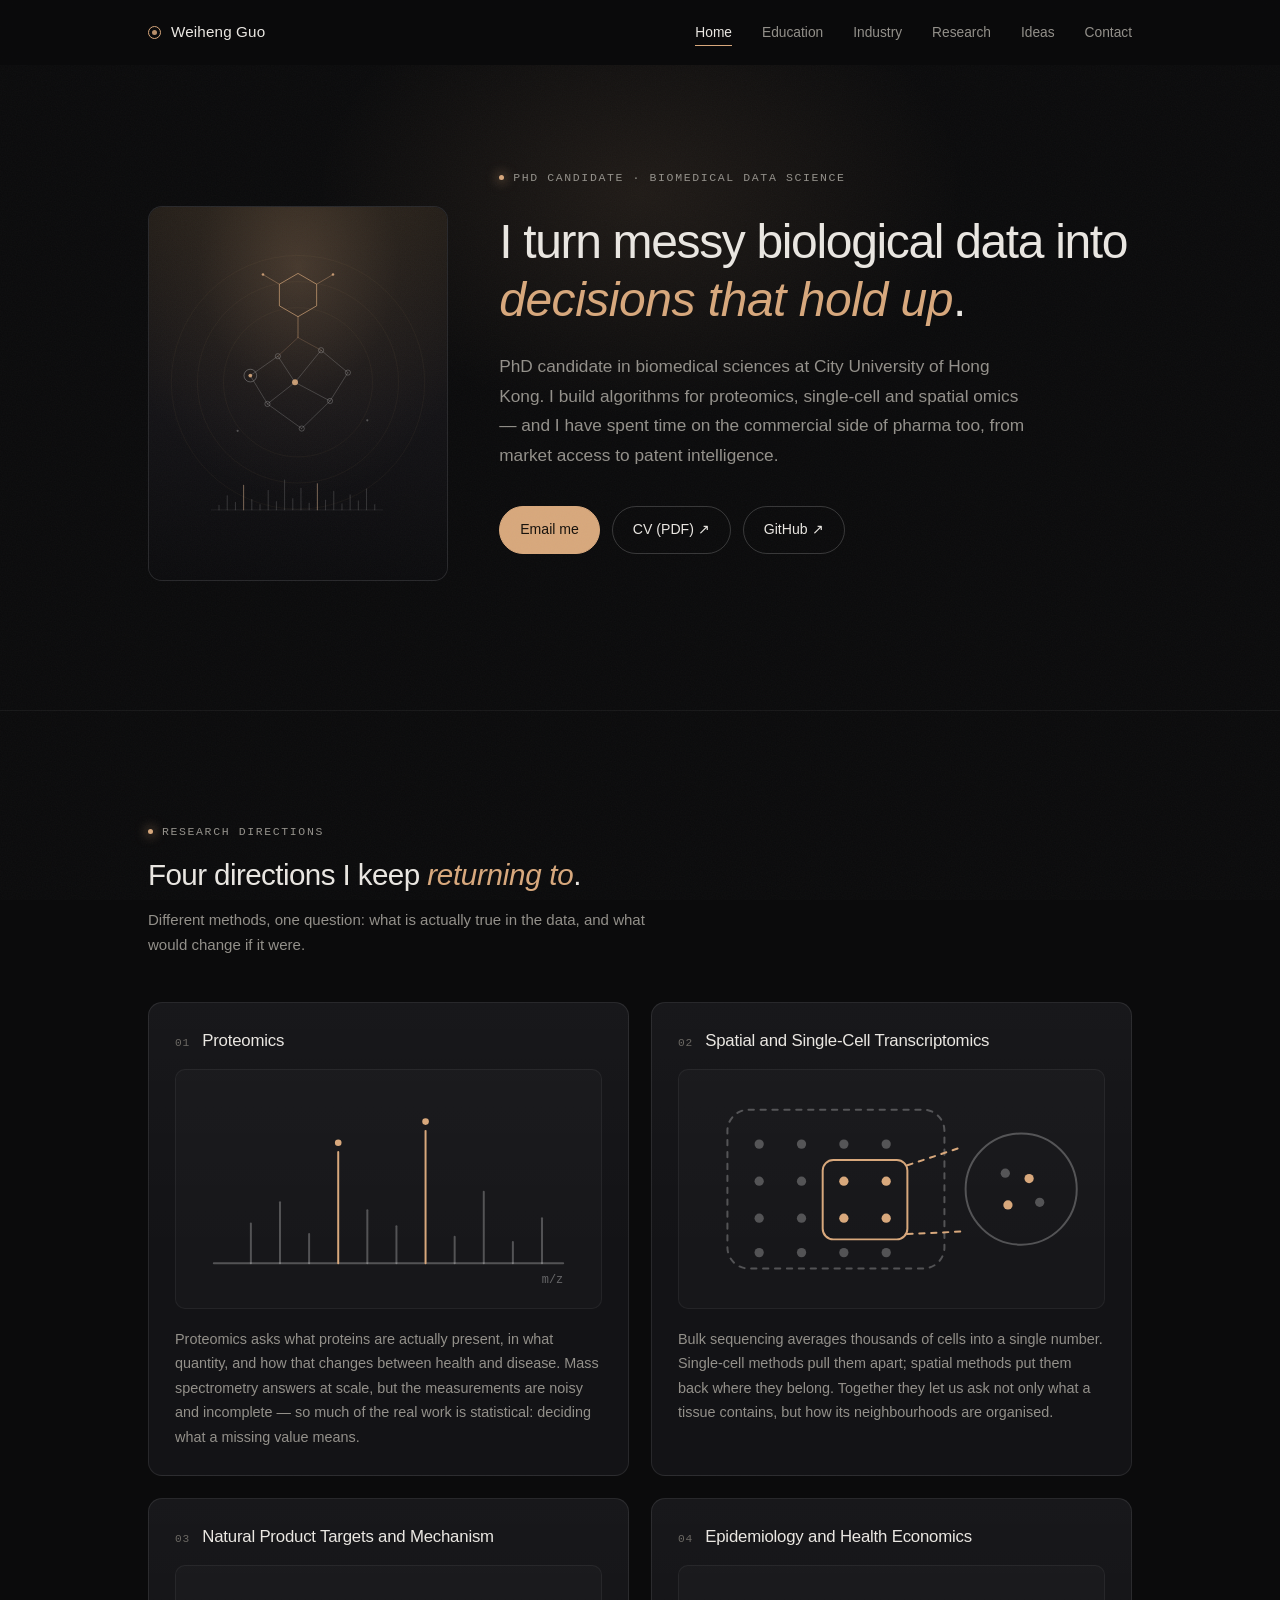
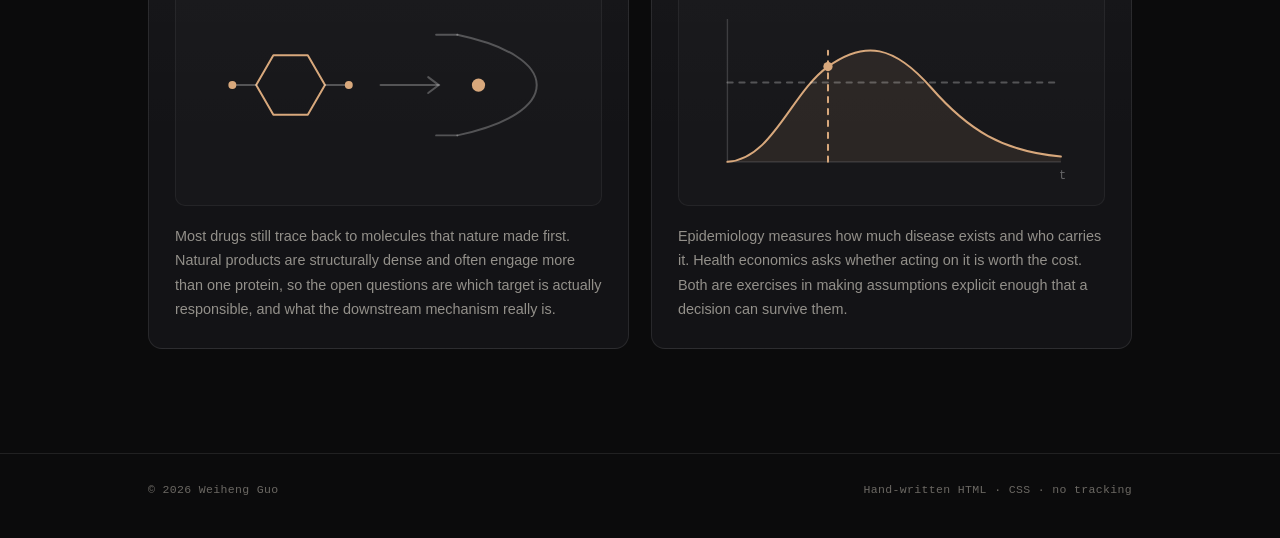
<file: index.html>
<!doctype html>
<html lang="en">
<head>
  <meta charset="utf-8">
  <meta name="viewport" content="width=device-width, initial-scale=1">
  <title>Weiheng Guo — Biomedical data &amp; drug R&amp;D</title>
  <meta name="description" content="Weiheng Guo, PhD candidate in biomedical sciences at City University of Hong Kong. Algorithms for proteomics, single-cell and spatial omics, and the commercial side of pharma.">
  <meta name="theme-color" content="#0b0b0c">
  <link rel="icon" href="data:image/svg+xml,%3Csvg xmlns='http://www.w3.org/2000/svg' viewBox='0 0 32 32'%3E%3Crect width='32' height='32' rx='8' fill='%230b0b0c'/%3E%3Ccircle cx='16' cy='16' r='6' fill='none' stroke='%23d8a87c' stroke-width='1.5'/%3E%3Ccircle cx='16' cy='16' r='2' fill='%23d8a87c'/%3E%3C/svg%3E">
  <link rel="stylesheet" href="assets/css/style.css">
  <script>document.documentElement.classList.add('js')</script>
</head>
<body>
  <a class="skip" href="#main">Skip to content</a>

  <header class="site-nav" id="site-nav">
    <div class="nav-inner">
      <a class="brand" href="index.html" aria-label="Back to home">
        <span class="brand-mark" aria-hidden="true"></span>
        <span>Weiheng Guo</span>
      </a>

      <button class="nav-toggle" type="button" aria-expanded="false" aria-controls="nav-list" aria-label="Open navigation">
        <span></span><span></span><span></span>
      </button>

      <nav class="nav-list" id="nav-list" aria-label="Main">
        <ul>
          <li><a href="index.html" aria-current="page">Home</a></li>
          <li><a href="education.html">Education</a></li>
          <li><a href="industry.html">Industry</a></li>
          <li><a href="research.html">Research</a></li>
          <li><a href="ideas.html">Ideas</a></li>
          <li><a href="contact.html">Contact</a></li>
        </ul>
      </nav>
    </div>
  </header>

  <main id="main">
    <!-- ==================== 上半部分：左图 + 右文 ==================== -->
    <section class="hero">
      <div class="hero-glow" aria-hidden="true"></div>
      <div class="wrap">
        <div class="intro">
          <div class="intro-media reveal">
            <img class="portrait" src="assets/img/portrait.svg"
                 alt="Illustration: a drug molecule dissolving into a network of cells and signal peaks"
                 width="800" height="1000">
          </div>

          <div class="intro-body">
            <p class="eyebrow reveal"><span class="dot" aria-hidden="true"></span>PhD candidate · Biomedical data science</p>

            <h1 class="reveal">I turn messy biological data into<br><em>decisions that hold up</em>.</h1>

            <p class="lead reveal">
              PhD candidate in biomedical sciences at City University of Hong Kong. I build
              algorithms for proteomics, single-cell and spatial omics — and I have spent time on
              the commercial side of pharma too, from market access to patent intelligence.
            </p>

            <div class="hero-actions reveal">
              <a class="btn btn-solid" href="mailto:Guowh1999@outlook.com">Email me</a>
              <!-- TODO: 换成简历 PDF 的链接 -->
              <a class="btn" href="#" target="_blank" rel="noopener">CV (PDF) ↗</a>
              <!-- TODO: 换成 GitHub 主页 -->
              <a class="btn" href="#" target="_blank" rel="noopener">GitHub ↗</a>
            </div>
          </div>
        </div>
      </div>
    </section>

    <!-- ==================== 下半部分：研究方向 ==================== -->
    <section class="section" aria-labelledby="directions-title">
      <div class="wrap">
        <header class="section-intro reveal">
          <p class="eyebrow"><span class="dot" aria-hidden="true"></span>Research Directions</p>
          <h2 id="directions-title">Four directions I keep <em>returning to</em>.</h2>
          <p class="kicker">Different methods, one question: what is actually true in the data, and what would change if it were.</p>
        </header>

        <!--
          排列顺序可以自由调整：整块 <article class="direction"> 上下移动即可。
          左上角的编号由 CSS 计数器生成，会自动重新排列，不需要手动改数字。
        -->
        <div class="directions">

          <!-- Proteomics -->
          <article class="direction reveal">
            <div class="dir-top">
              <span class="dir-num" aria-hidden="true"></span>
              <h3 class="dir-title">Proteomics</h3>
            </div>
            <figure class="dir-figure">
              <svg viewBox="0 0 320 180" role="img" aria-label="Schematic of a mass spectrum with two highlighted peaks">
                <path class="s-line" d="M28 146H292"/>
                <path class="s-line" d="M56 146V116"/>
                <path class="s-line" d="M78 146V100"/>
                <path class="s-line" d="M100 146V124"/>
                <path class="s-accent" d="M122 146V62"/>
                <path class="s-line" d="M144 146V106"/>
                <path class="s-line" d="M166 146V118"/>
                <path class="s-accent" d="M188 146V46"/>
                <path class="s-line" d="M210 146V126"/>
                <path class="s-line" d="M232 146V92"/>
                <path class="s-line" d="M254 146V130"/>
                <path class="s-line" d="M276 146V112"/>
                <circle class="s-dot-a" cx="122" cy="55" r="2.5"/>
                <circle class="s-dot-a" cx="188" cy="39" r="2.5"/>
                <text class="s-label" x="292" y="161" text-anchor="end">m/z</text>
              </svg>
            </figure>
            <p class="dir-text">
              Proteomics asks what proteins are actually present, in what quantity, and how that
              changes between health and disease. Mass spectrometry answers at scale, but the
              measurements are noisy and incomplete — so much of the real work is statistical:
              deciding what a missing value means.
            </p>
          </article>

          <!-- Spatial and single-cell -->
          <article class="direction reveal">
            <div class="dir-top">
              <span class="dir-num" aria-hidden="true"></span>
              <h3 class="dir-title">Spatial and Single-Cell Transcriptomics</h3>
            </div>
            <figure class="dir-figure">
              <svg viewBox="0 0 320 180" role="img" aria-label="Schematic of a tissue section, a region of interest, and a zoomed cluster of cells">
                <rect class="s-line s-dash" x="36" y="30" width="164" height="120" rx="16"/>
                <circle class="s-dot" cx="60" cy="56" r="3.5"/>
                <circle class="s-dot" cx="92" cy="56" r="3.5"/>
                <circle class="s-dot" cx="124" cy="56" r="3.5"/>
                <circle class="s-dot" cx="156" cy="56" r="3.5"/>
                <circle class="s-dot" cx="60" cy="84" r="3.5"/>
                <circle class="s-dot" cx="92" cy="84" r="3.5"/>
                <circle class="s-dot-a" cx="124" cy="84" r="3.5"/>
                <circle class="s-dot-a" cx="156" cy="84" r="3.5"/>
                <circle class="s-dot" cx="60" cy="112" r="3.5"/>
                <circle class="s-dot" cx="92" cy="112" r="3.5"/>
                <circle class="s-dot-a" cx="124" cy="112" r="3.5"/>
                <circle class="s-dot-a" cx="156" cy="112" r="3.5"/>
                <circle class="s-dot" cx="60" cy="138" r="3.5"/>
                <circle class="s-dot" cx="92" cy="138" r="3.5"/>
                <circle class="s-dot" cx="124" cy="138" r="3.5"/>
                <circle class="s-dot" cx="156" cy="138" r="3.5"/>
                <rect class="s-accent" x="108" y="68" width="64" height="60" rx="8"/>
                <path class="s-accent s-dash" d="M172 72 L214 58"/>
                <path class="s-accent s-dash" d="M172 124 L214 122"/>
                <circle class="s-line" cx="258" cy="90" r="42"/>
                <circle class="s-dot" cx="246" cy="78" r="3.5"/>
                <circle class="s-dot-a" cx="264" cy="82" r="3.5"/>
                <circle class="s-dot" cx="272" cy="100" r="3.5"/>
                <circle class="s-dot-a" cx="248" cy="102" r="3.5"/>
              </svg>
            </figure>
            <p class="dir-text">
              Bulk sequencing averages thousands of cells into a single number. Single-cell methods
              pull them apart; spatial methods put them back where they belong. Together they let
              us ask not only what a tissue contains, but how its neighbourhoods are organised.
            </p>
          </article>

          <!-- AI / target discovery -->
          <article class="direction reveal">
            <div class="dir-top">
              <span class="dir-num" aria-hidden="true"></span>
              <h3 class="dir-title">Natural Product Targets and Mechanism</h3>
            </div>
            <figure class="dir-figure">
              <svg viewBox="0 0 320 180" role="img" aria-label="Schematic of a small molecule binding into a protein pocket">
                <path class="s-accent" d="M112 90 L99 112.5 L73 112.5 L60 90 L73 67.5 L99 67.5 Z"/>
                <path class="s-line" d="M112 90 H130"/>
                <path class="s-line" d="M60 90 H42"/>
                <circle class="s-dot-a" cx="130" cy="90" r="3"/>
                <circle class="s-dot-a" cx="42" cy="90" r="3"/>
                <path class="s-line" d="M154 90 H198"/>
                <path class="s-line" d="M190 84 L198 90 L190 96"/>
                <path class="s-line" d="M212 52 C250 60 272 74 272 90 C272 106 250 120 212 128"/>
                <path class="s-line" d="M212 52 H196"/>
                <path class="s-line" d="M212 128 H196"/>
                <circle class="s-dot-a" cx="228" cy="90" r="5"/>
              </svg>
            </figure>
            <p class="dir-text">
              Most drugs still trace back to molecules that nature made first. Natural products are
              structurally dense and often engage more than one protein, so the open questions are
              which target is actually responsible, and what the downstream mechanism really is.
            </p>
          </article>

          <!-- Epidemiology -->
          <article class="direction reveal">
            <div class="dir-top">
              <span class="dir-num" aria-hidden="true"></span>
              <h3 class="dir-title">Epidemiology and Health Economics</h3>
            </div>
            <figure class="dir-figure">
              <svg viewBox="0 0 320 180" role="img" aria-label="Schematic of an epidemic curve with a threshold line and an intervention point">
                <path class="s-axis" d="M36 40 V148 H288"/>
                <path class="s-fill" d="M36 148 C70 146 84 96 112 76 C140 56 162 60 190 92 C218 124 244 140 288 144 V148 Z"/>
                <path class="s-accent" d="M36 148 C70 146 84 96 112 76 C140 56 162 60 190 92 C218 124 244 140 288 144"/>
                <path class="s-line s-dash" d="M36 88 H288"/>
                <path class="s-accent s-dash" d="M112 148 V64"/>
                <circle class="s-dot-a" cx="112" cy="76" r="3.5"/>
                <text class="s-label" x="292" y="161" text-anchor="end">t</text>
              </svg>
            </figure>
            <p class="dir-text">
              Epidemiology measures how much disease exists and who carries it. Health economics
              asks whether acting on it is worth the cost. Both are exercises in making assumptions
              explicit enough that a decision can survive them.
            </p>
          </article>

        </div>
      </div>
    </section>
  </main>

  <footer class="site-footer">
    <div class="footer-inner">
      <span>© <span id="year">2025</span> Weiheng Guo</span>
      <span>Hand-written HTML · CSS · no tracking</span>
    </div>
  </footer>

  <script src="assets/js/main.js"></script>
</body>
</html>
</file>
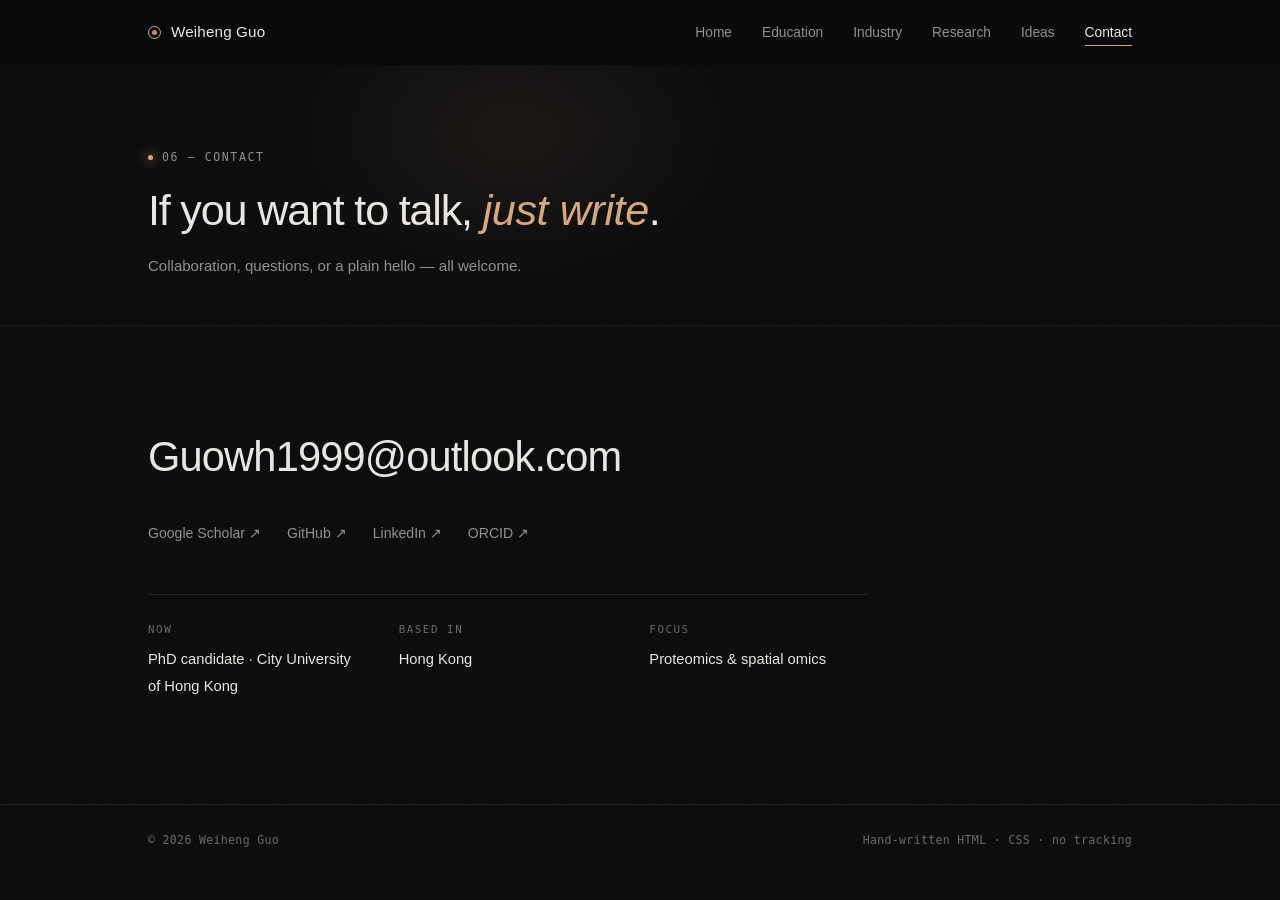
<file: contact.html>
<!doctype html>
<html lang="en">
<head>
  <meta charset="utf-8">
  <meta name="viewport" content="width=device-width, initial-scale=1">
  <title>Contact — Weiheng Guo</title>
  <meta name="description" content="Contact Weiheng Guo: email and profiles.">
  <meta name="theme-color" content="#0b0b0c">
  <link rel="icon" href="data:image/svg+xml,%3Csvg xmlns='http://www.w3.org/2000/svg' viewBox='0 0 32 32'%3E%3Crect width='32' height='32' rx='8' fill='%230b0b0c'/%3E%3Ccircle cx='16' cy='16' r='6' fill='none' stroke='%23d8a87c' stroke-width='1.5'/%3E%3Ccircle cx='16' cy='16' r='2' fill='%23d8a87c'/%3E%3C/svg%3E">
  <link rel="stylesheet" href="assets/css/style.css">
  <script>document.documentElement.classList.add('js')</script>
</head>
<body>
  <a class="skip" href="#main">Skip to content</a>

  <header class="site-nav" id="site-nav">
    <div class="nav-inner">
      <a class="brand" href="index.html" aria-label="Back to home">
        <span class="brand-mark" aria-hidden="true"></span>
        <span>Weiheng Guo</span>
      </a>

      <button class="nav-toggle" type="button" aria-expanded="false" aria-controls="nav-list" aria-label="Open navigation">
        <span></span><span></span><span></span>
      </button>

      <nav class="nav-list" id="nav-list" aria-label="Main">
        <ul>
          <li><a href="index.html">Home</a></li>
          <li><a href="education.html">Education</a></li>
          <li><a href="industry.html">Industry</a></li>
          <li><a href="research.html">Research</a></li>
          <li><a href="ideas.html">Ideas</a></li>
          <li><a href="contact.html" aria-current="page">Contact</a></li>
        </ul>
      </nav>
    </div>
  </header>

  <main id="main">
    <header class="page-head">
      <div class="wrap">
        <p class="eyebrow"><span class="dot" aria-hidden="true"></span>06 — Contact</p>
        <h1>If you want to talk, <em>just write</em>.</h1>
        <p class="kicker">Collaboration, questions, or a plain hello — all welcome.</p>
      </div>
    </header>

    <section class="section">
      <div class="wrap">
        <p class="reveal"><a class="mailto" href="mailto:Guowh1999@outlook.com">Guowh1999@outlook.com</a></p>

        <ul class="contact-links reveal">
          <li><a href="#">Google Scholar ↗</a></li>
          <li><a href="#">GitHub ↗</a></li>
          <li><a href="#">LinkedIn ↗</a></li>
          <li><a href="#">ORCID ↗</a></li>
        </ul>

        <div class="hero-meta meta-block reveal">
          <div>
            <span class="meta-label">Now</span>
            <span class="meta-value">PhD candidate · City University of Hong Kong</span>
          </div>
          <div>
            <span class="meta-label">Based in</span>
            <span class="meta-value">Hong Kong</span>
          </div>
          <div>
            <span class="meta-label">Focus</span>
            <span class="meta-value">Proteomics &amp; spatial omics</span>
          </div>
        </div>
      </div>
    </section>
  </main>

  <footer class="site-footer">
    <div class="footer-inner">
      <span>© <span id="year">2025</span> Weiheng Guo</span>
      <span>Hand-written HTML · CSS · no tracking</span>
    </div>
  </footer>

  <script src="assets/js/main.js"></script>
</body>
</html>
</file>
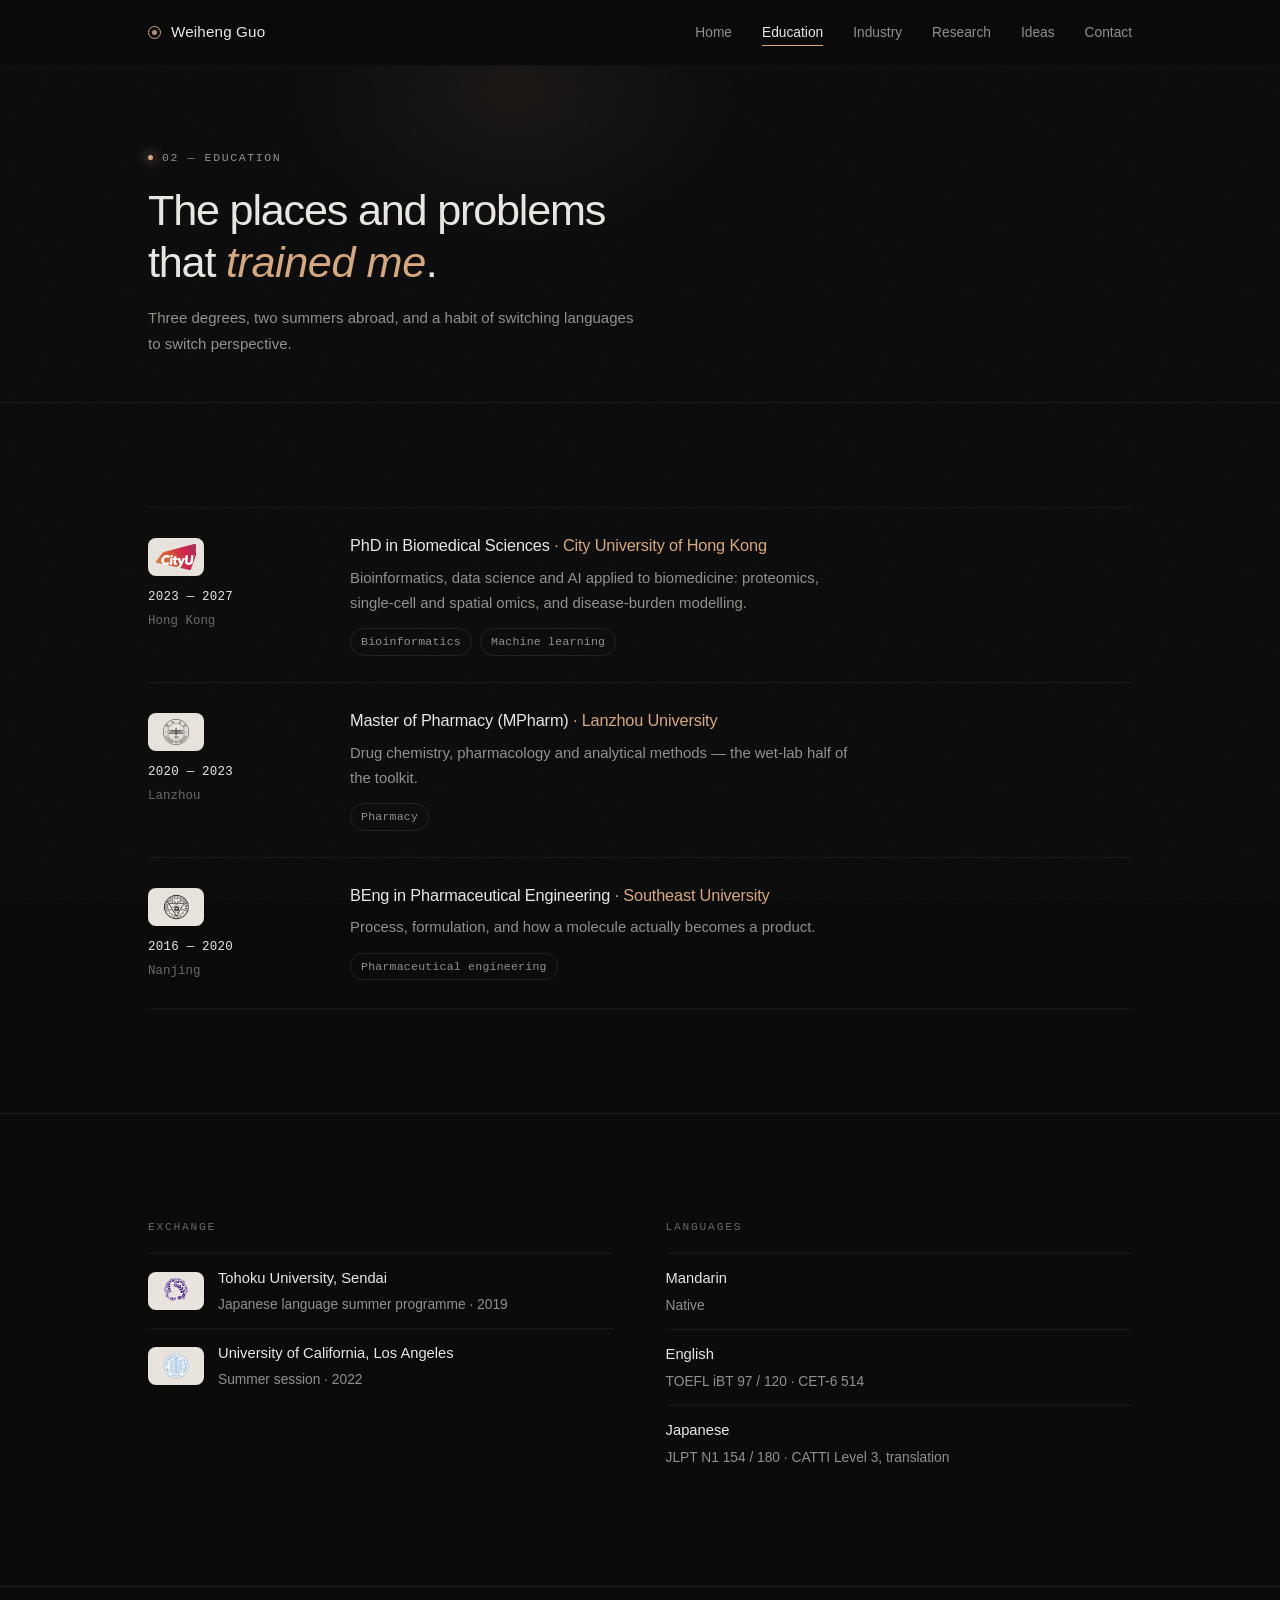
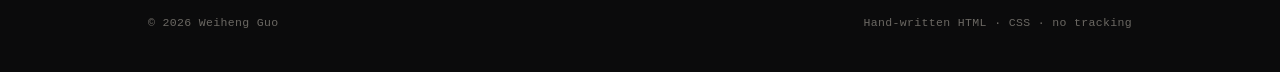
<file: education.html>
<!doctype html>
<html lang="en">
<head>
  <meta charset="utf-8">
  <meta name="viewport" content="width=device-width, initial-scale=1">
  <title>Education — Weiheng Guo</title>
  <meta name="description" content="Education of Weiheng Guo: City University of Hong Kong, Lanzhou University, Southeast University; exchange at Tohoku University and UCLA.">
  <meta name="theme-color" content="#0b0b0c">
  <link rel="icon" href="data:image/svg+xml,%3Csvg xmlns='http://www.w3.org/2000/svg' viewBox='0 0 32 32'%3E%3Crect width='32' height='32' rx='8' fill='%230b0b0c'/%3E%3Ccircle cx='16' cy='16' r='6' fill='none' stroke='%23d8a87c' stroke-width='1.5'/%3E%3Ccircle cx='16' cy='16' r='2' fill='%23d8a87c'/%3E%3C/svg%3E">
  <link rel="stylesheet" href="assets/css/style.css">
  <script>document.documentElement.classList.add('js')</script>
</head>
<body>
  <a class="skip" href="#main">Skip to content</a>

  <header class="site-nav" id="site-nav">
    <div class="nav-inner">
      <a class="brand" href="index.html" aria-label="Back to home">
        <span class="brand-mark" aria-hidden="true"></span>
        <span>Weiheng Guo</span>
      </a>

      <button class="nav-toggle" type="button" aria-expanded="false" aria-controls="nav-list" aria-label="Open navigation">
        <span></span><span></span><span></span>
      </button>

      <nav class="nav-list" id="nav-list" aria-label="Main">
        <ul>
          <li><a href="index.html">Home</a></li>
          <li><a href="education.html" aria-current="page">Education</a></li>
          <li><a href="industry.html">Industry</a></li>
          <li><a href="research.html">Research</a></li>
          <li><a href="ideas.html">Ideas</a></li>
          <li><a href="contact.html">Contact</a></li>
        </ul>
      </nav>
    </div>
  </header>

  <main id="main">
    <header class="page-head">
      <div class="wrap">
        <p class="eyebrow"><span class="dot" aria-hidden="true"></span>02 — Education</p>
        <h1>The places and problems that <em>trained me</em>.</h1>
        <p class="kicker">Three degrees, two summers abroad, and a habit of switching languages to switch perspective.</p>
      </div>
    </header>

    <section class="section">
      <div class="wrap">
        <div class="timeline">
          <article class="tl-row reveal">
            <div class="tl-when">
              <span class="logo-chip"><img src="assets/img/logos/cityu-mark.svg" alt="City University of Hong Kong"></span>
              <time datetime="2023">2023 — 2027</time>
              <span class="tl-where">Hong Kong</span>
            </div>
            <div class="tl-body">
              <h2>PhD in Biomedical Sciences <span class="at">· City University of Hong Kong</span></h2>
              <p>Bioinformatics, data science and AI applied to biomedicine: proteomics, single-cell and
                 spatial omics, and disease-burden modelling.</p>
              <ul class="tags">
                <li>Bioinformatics</li>
                <li>Machine learning</li>
              </ul>
            </div>
          </article>

          <article class="tl-row reveal">
            <div class="tl-when">
              <span class="logo-chip logo-chip--invert"><img src="assets/img/logos/lzu-mark.png" alt="Lanzhou University"></span>
              <time datetime="2020">2020 — 2023</time>
              <span class="tl-where">Lanzhou</span>
            </div>
            <div class="tl-body">
              <h2>Master of Pharmacy (MPharm) <span class="at">· Lanzhou University</span></h2>
              <p>Drug chemistry, pharmacology and analytical methods — the wet-lab half of the toolkit.</p>
              <ul class="tags">
                <li>Pharmacy</li>
              </ul>
            </div>
          </article>

          <article class="tl-row reveal">
            <div class="tl-when">
              <span class="logo-chip logo-chip--invert"><img src="assets/img/logos/seu-mark.png" alt="Southeast University"></span>
              <time datetime="2016">2016 — 2020</time>
              <span class="tl-where">Nanjing</span>
            </div>
            <div class="tl-body">
              <h2>BEng in Pharmaceutical Engineering <span class="at">· Southeast University</span></h2>
              <p>Process, formulation, and how a molecule actually becomes a product.</p>
              <ul class="tags">
                <li>Pharmaceutical engineering</li>
              </ul>
            </div>
          </article>
        </div>
      </div>
    </section>

    <section class="section">
      <div class="wrap">
        <div class="split">
          <div>
            <h2 class="sub-head">Exchange</h2>
            <ul class="exchange">
              <li>
                <span class="logo-chip"><img src="assets/img/logos/tohoku-mark.svg" alt="Tohoku University"></span>
                <span>
                  <span class="exchange-name">Tohoku University, Sendai</span>
                  <span class="exchange-note">Japanese language summer programme · 2019</span>
                </span>
              </li>
              <li>
                <span class="logo-chip"><img src="assets/img/logos/ucla.svg" alt="University of California, Los Angeles"></span>
                <span>
                  <span class="exchange-name">University of California, Los Angeles</span>
                  <span class="exchange-note">Summer session · 2022</span>
                </span>
              </li>
            </ul>
          </div>

          <div>
            <h2 class="sub-head">Languages</h2>
            <dl class="facts">
              <div>
                <dt>Mandarin</dt>
                <dd>Native</dd>
              </div>
              <div>
                <dt>English</dt>
                <dd>TOEFL iBT 97 / 120 · CET-6 514</dd>
              </div>
              <div>
                <dt>Japanese</dt>
                <dd>JLPT N1 154 / 180 · CATTI Level 3, translation</dd>
              </div>
            </dl>
          </div>
        </div>
      </div>
    </section>
  </main>

  <footer class="site-footer">
    <div class="footer-inner">
      <span>© <span id="year">2025</span> Weiheng Guo</span>
      <span>Hand-written HTML · CSS · no tracking</span>
    </div>
  </footer>

  <script src="assets/js/main.js"></script>
</body>
</html>
</file>
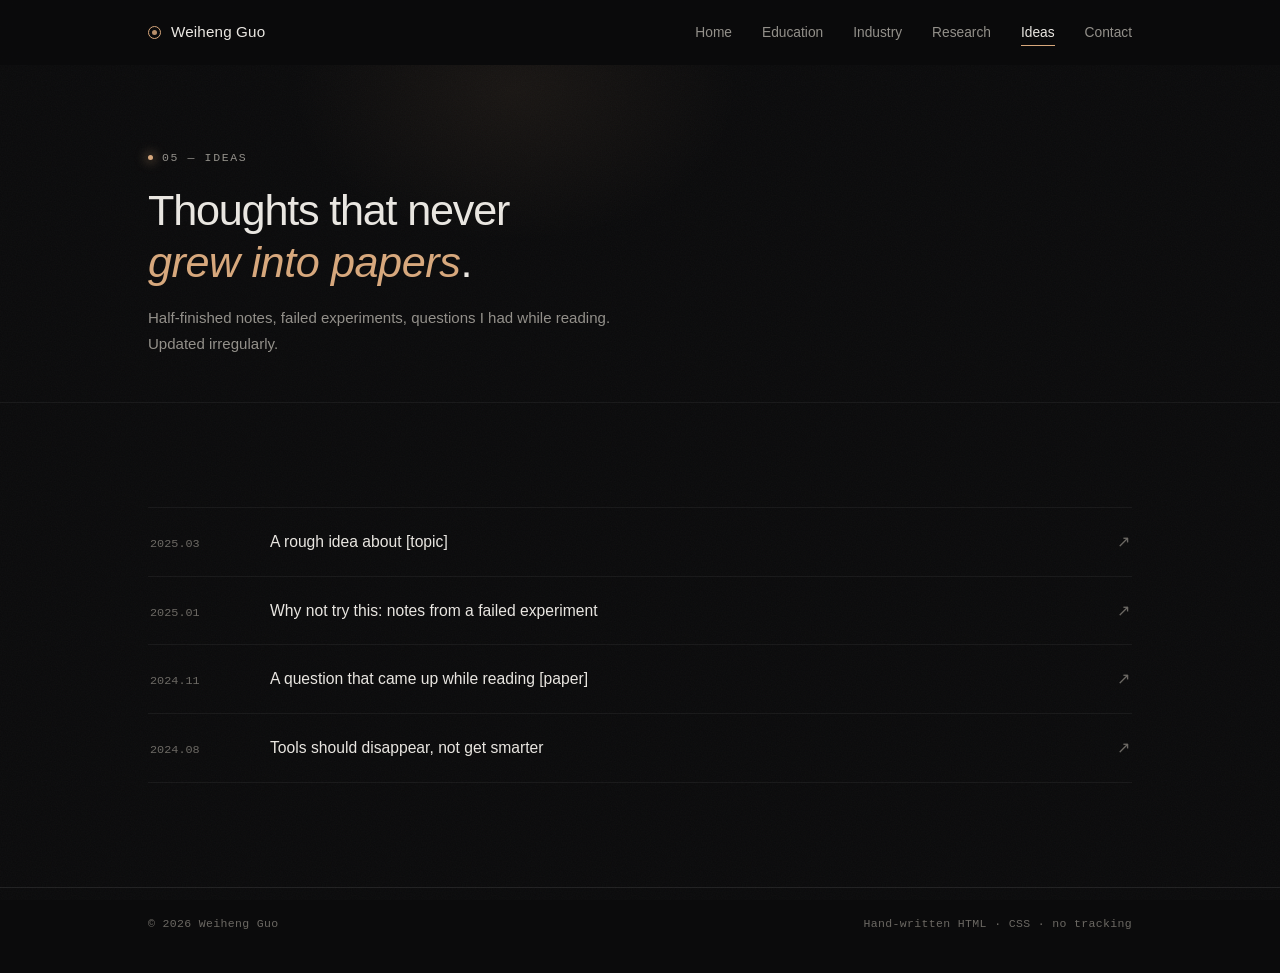
<file: ideas.html>
<!doctype html>
<html lang="en">
<head>
  <meta charset="utf-8">
  <meta name="viewport" content="width=device-width, initial-scale=1">
  <title>Ideas — Weiheng Guo</title>
  <meta name="description" content="Scattered ideas, short notes and unfinished experiments.">
  <meta name="theme-color" content="#0b0b0c">
  <link rel="icon" href="data:image/svg+xml,%3Csvg xmlns='http://www.w3.org/2000/svg' viewBox='0 0 32 32'%3E%3Crect width='32' height='32' rx='8' fill='%230b0b0c'/%3E%3Ccircle cx='16' cy='16' r='6' fill='none' stroke='%23d8a87c' stroke-width='1.5'/%3E%3Ccircle cx='16' cy='16' r='2' fill='%23d8a87c'/%3E%3C/svg%3E">
  <link rel="stylesheet" href="assets/css/style.css">
  <script>document.documentElement.classList.add('js')</script>
</head>
<body>
  <a class="skip" href="#main">Skip to content</a>

  <header class="site-nav" id="site-nav">
    <div class="nav-inner">
      <a class="brand" href="index.html" aria-label="Back to home">
        <span class="brand-mark" aria-hidden="true"></span>
        <span>Weiheng Guo</span>
      </a>

      <button class="nav-toggle" type="button" aria-expanded="false" aria-controls="nav-list" aria-label="Open navigation">
        <span></span><span></span><span></span>
      </button>

      <nav class="nav-list" id="nav-list" aria-label="Main">
        <ul>
          <li><a href="index.html">Home</a></li>
          <li><a href="education.html">Education</a></li>
          <li><a href="industry.html">Industry</a></li>
          <li><a href="research.html">Research</a></li>
          <li><a href="ideas.html" aria-current="page">Ideas</a></li>
          <li><a href="contact.html">Contact</a></li>
        </ul>
      </nav>
    </div>
  </header>

  <main id="main">
    <header class="page-head">
      <div class="wrap">
        <p class="eyebrow"><span class="dot" aria-hidden="true"></span>05 — Ideas</p>
        <h1>Thoughts that never <em>grew into papers</em>.</h1>
        <p class="kicker">Half-finished notes, failed experiments, questions I had while reading. Updated irregularly.</p>
      </div>
    </header>

    <section class="section">
      <div class="wrap">
        <!-- TODO: four placeholders; href can point to an internal page or an external link -->
        <ul class="ideas">
          <li class="reveal">
            <a href="#">
              <span class="idea-date">2025.03</span>
              <span class="idea-title">A rough idea about [topic]</span>
              <span class="idea-arrow" aria-hidden="true">↗</span>
            </a>
          </li>
          <li class="reveal">
            <a href="#">
              <span class="idea-date">2025.01</span>
              <span class="idea-title">Why not try this: notes from a failed experiment</span>
              <span class="idea-arrow" aria-hidden="true">↗</span>
            </a>
          </li>
          <li class="reveal">
            <a href="#">
              <span class="idea-date">2024.11</span>
              <span class="idea-title">A question that came up while reading [paper]</span>
              <span class="idea-arrow" aria-hidden="true">↗</span>
            </a>
          </li>
          <li class="reveal">
            <a href="#">
              <span class="idea-date">2024.08</span>
              <span class="idea-title">Tools should disappear, not get smarter</span>
              <span class="idea-arrow" aria-hidden="true">↗</span>
            </a>
          </li>
        </ul>
      </div>
    </section>
  </main>

  <footer class="site-footer">
    <div class="footer-inner">
      <span>© <span id="year">2025</span> Weiheng Guo</span>
      <span>Hand-written HTML · CSS · no tracking</span>
    </div>
  </footer>

  <script src="assets/js/main.js"></script>
</body>
</html>
</file>
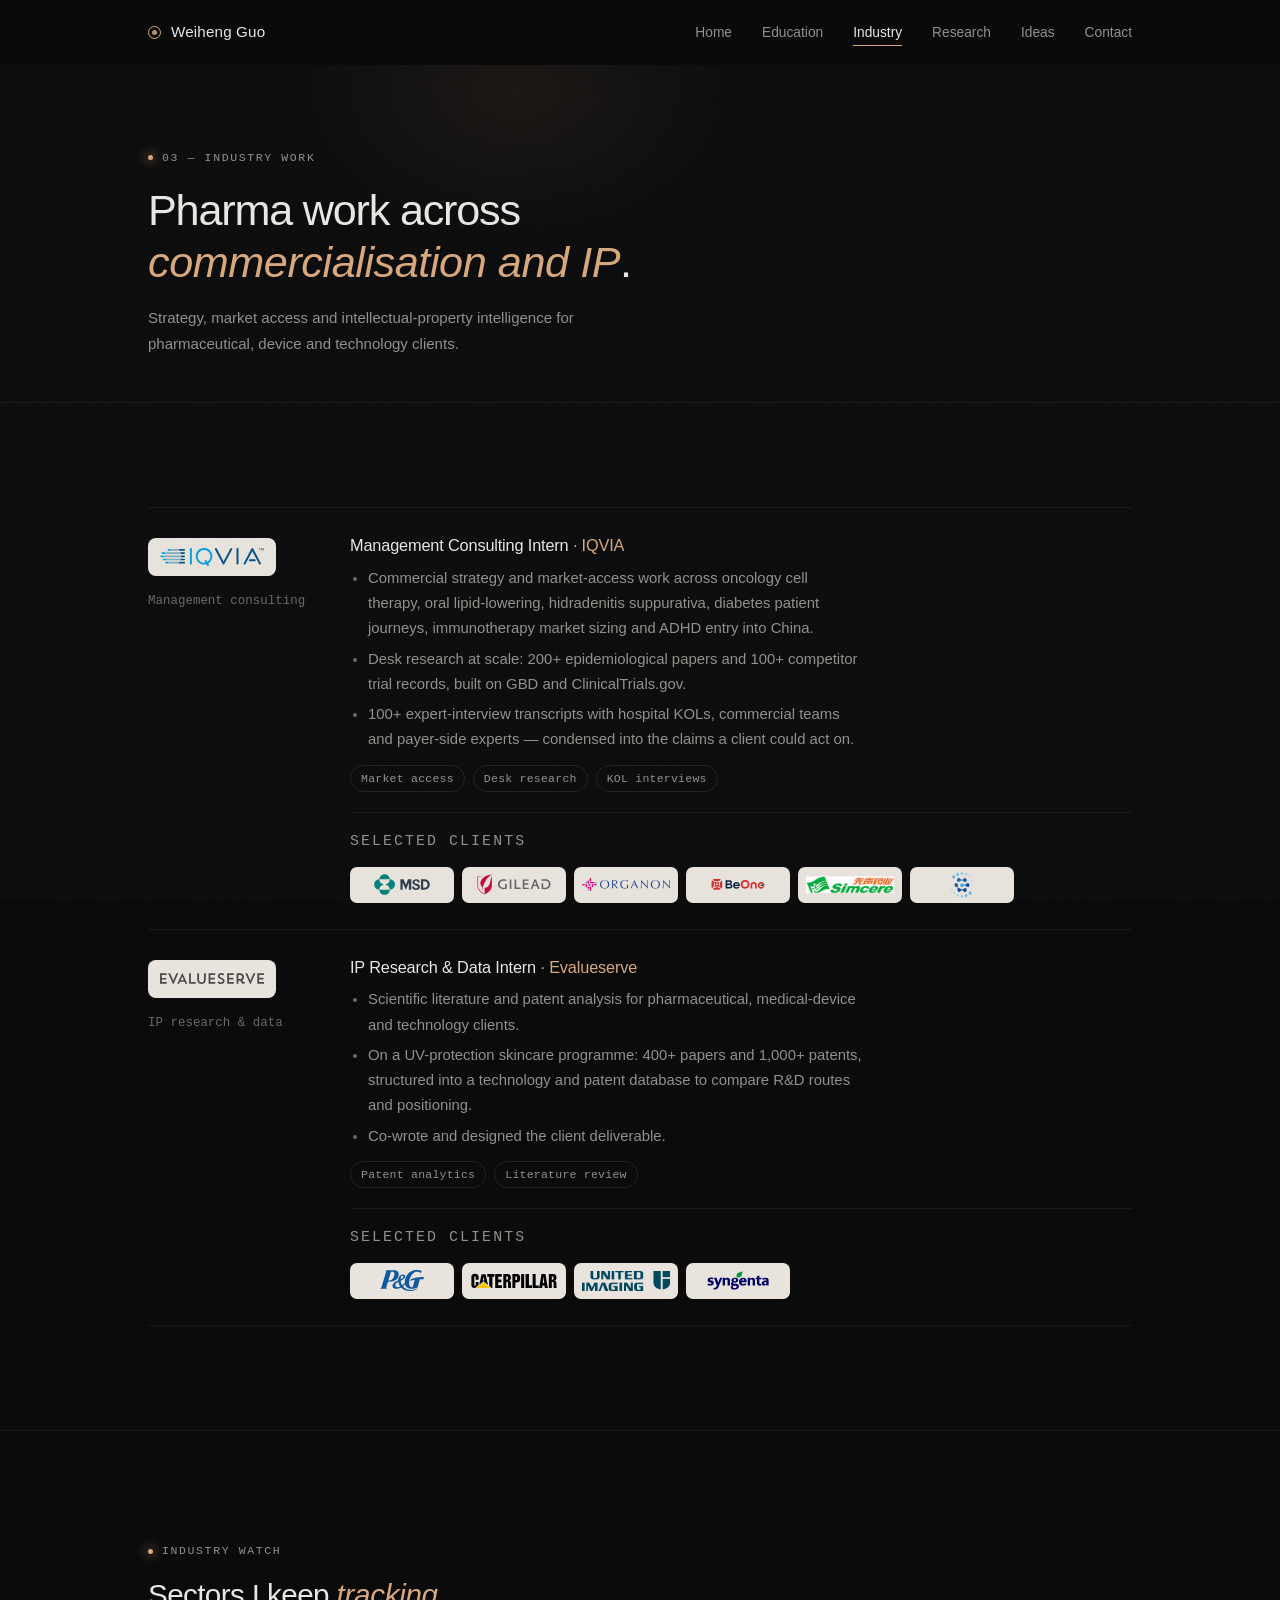
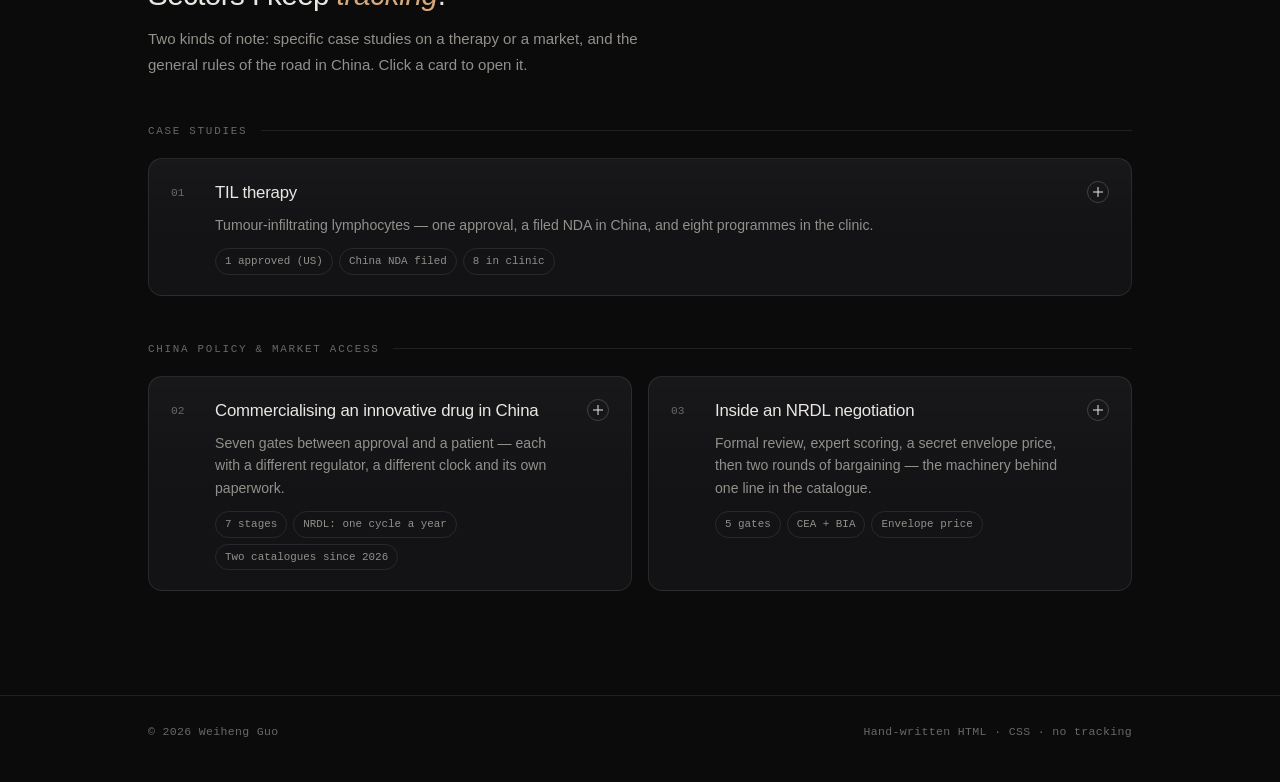
<file: industry.html>
<!doctype html>
<html lang="en">
<head>
  <meta charset="utf-8">
  <meta name="viewport" content="width=device-width, initial-scale=1">
  <title>Industry Work — Weiheng Guo</title>
  <meta name="description" content="Industry experience of Weiheng Guo: management consulting at IQVIA and IP research at Evalueserve.">
  <meta name="theme-color" content="#0b0b0c">
  <link rel="icon" href="data:image/svg+xml,%3Csvg xmlns='http://www.w3.org/2000/svg' viewBox='0 0 32 32'%3E%3Crect width='32' height='32' rx='8' fill='%230b0b0c'/%3E%3Ccircle cx='16' cy='16' r='6' fill='none' stroke='%23d8a87c' stroke-width='1.5'/%3E%3Ccircle cx='16' cy='16' r='2' fill='%23d8a87c'/%3E%3C/svg%3E">
  <link rel="stylesheet" href="assets/css/style.css">
  <script>document.documentElement.classList.add('js')</script>
</head>
<body>
  <a class="skip" href="#main">Skip to content</a>

  <header class="site-nav" id="site-nav">
    <div class="nav-inner">
      <a class="brand" href="index.html" aria-label="Back to home">
        <span class="brand-mark" aria-hidden="true"></span>
        <span>Weiheng Guo</span>
      </a>

      <button class="nav-toggle" type="button" aria-expanded="false" aria-controls="nav-list" aria-label="Open navigation">
        <span></span><span></span><span></span>
      </button>

      <nav class="nav-list" id="nav-list" aria-label="Main">
        <ul>
          <li><a href="index.html">Home</a></li>
          <li><a href="education.html">Education</a></li>
          <li><a href="industry.html" aria-current="page">Industry</a></li>
          <li><a href="research.html">Research</a></li>
          <li><a href="ideas.html">Ideas</a></li>
          <li><a href="contact.html">Contact</a></li>
        </ul>
      </nav>
    </div>
  </header>

  <main id="main">
    <header class="page-head">
      <div class="wrap">
        <p class="eyebrow"><span class="dot" aria-hidden="true"></span>03 — Industry Work</p>
        <h1>Pharma work across <em>commercialisation and IP</em>.</h1>
        <p class="kicker">Strategy, market access and intellectual-property intelligence for pharmaceutical, device and technology clients.</p>
      </div>
    </header>

    <section class="section">
      <div class="wrap">
        <div class="timeline">
          <article class="tl-row reveal">
            <div class="tl-when">
              <span class="logo-chip logo-chip--wide"><img src="assets/img/logos/iqvia.svg" alt="IQVIA"></span>
              <span class="tl-where">Management consulting</span>
            </div>
            <div class="tl-body">
              <h2>Management Consulting Intern <span class="at">· IQVIA</span></h2>
              <ul class="bullets">
                <li>Commercial strategy and market-access work across oncology cell therapy, oral
                    lipid-lowering, hidradenitis suppurativa, diabetes patient journeys, immunotherapy
                    market sizing and ADHD entry into China.</li>
                <li>Desk research at scale: 200+ epidemiological papers and 100+ competitor trial
                    records, built on GBD and ClinicalTrials.gov.</li>
                <li>100+ expert-interview transcripts with hospital KOLs, commercial teams and
                    payer-side experts — condensed into the claims a client could act on.</li>
              </ul>
              <ul class="tags">
                <li>Market access</li>
                <li>Desk research</li>
                <li>KOL interviews</li>
              </ul>
              <div class="clients">
                <p class="clients-label">Selected clients</p>
                <ul class="clients-list">
                <li><img src="assets/img/clients/msd.svg" alt="MSD"></li>
                <li><img src="assets/img/clients/gilead.svg" alt="Gilead Sciences"></li>
                <li><img src="assets/img/clients/organon.svg" alt="Organon"></li>
                <li><img src="assets/img/clients/beone.svg" alt="BeOne Medicines (BeiGene)"></li>
                <li><img src="assets/img/clients/simcere.png" alt="Simcere Pharmaceutical"></li>
                <li class="is-mark"><img src="assets/img/clients/grit.png" alt="Grit Biotechnology"></li>
                </ul>
              </div>
            </div>
          </article>

          <article class="tl-row reveal">
            <div class="tl-when">
              <span class="logo-chip logo-chip--wide"><img src="assets/img/logos/evalueserve.svg" alt="Evalueserve"></span>
              <span class="tl-where">IP research &amp; data</span>
            </div>
            <div class="tl-body">
              <h2>IP Research &amp; Data Intern <span class="at">· Evalueserve</span></h2>
              <ul class="bullets">
                <li>Scientific literature and patent analysis for pharmaceutical, medical-device and
                    technology clients.</li>
                <li>On a UV-protection skincare programme: 400+ papers and 1,000+ patents, structured
                    into a technology and patent database to compare R&amp;D routes and positioning.</li>
                <li>Co-wrote and designed the client deliverable.</li>
              </ul>
              <ul class="tags">
                <li>Patent analytics</li>
                <li>Literature review</li>
              </ul>
              <div class="clients">
                <p class="clients-label">Selected clients</p>
                <ul class="clients-list">
                <li><img src="assets/img/clients/pg.svg" alt="Procter &amp; Gamble"></li>
                <li><img src="assets/img/clients/caterpillar.svg" alt="Caterpillar"></li>
                <li><img src="assets/img/clients/united-imaging.png" alt="United Imaging"></li>
                <li><img src="assets/img/clients/syngenta.svg" alt="Syngenta"></li>
                </ul>
              </div>
            </div>
          </article>
        </div>
      </div>
    </section>
    <!-- ==================== 行业动态 ==================== -->
    <section class="section" aria-labelledby="watch-title">
      <div class="wrap">
        <header class="section-intro reveal">
          <p class="eyebrow"><span class="dot" aria-hidden="true"></span>Industry Watch</p>
          <h2 id="watch-title">Sectors I keep <em>tracking</em>.</h2>
          <p class="kicker">Two kinds of note: specific case studies on a therapy or a market, and the general rules
            of the road in China. Click a card to open it.</p>
        </header>

        <div class="watch-group">
          <h3 class="watch-group-title">Case studies</h3>
          <div class="watch-grid">
          <details class="watch-card reveal">
            <summary class="watch-head">
              <span class="watch-idx" aria-hidden="true">01</span>
              <span>
                <h4 class="watch-title">TIL therapy</h4>
                <span class="watch-sub">Tumour-infiltrating lymphocytes — one approval, a filed NDA in China,
                  and eight programmes in the clinic.</span>
                <span class="watch-tags">
                  <span>1 approved (US)</span>
                  <span>China NDA filed</span>
                  <span>8 in clinic</span>
                </span>
              </span>
              <span class="watch-toggle" aria-hidden="true"></span>
            </summary>

            <div class="watch-detail">
              <p class="watch-lede">
                TIL therapy takes the lymphocytes already living inside a tumour, expands them outside the body, and
                gives them back after lymphodepletion. It is the first cell therapy that works in solid tumours — and
                the first to show how much of the difficulty is logistics rather than biology.
              </p>

              <h5 class="watch-h">Where it stands</h5>
              <ol class="beats">
                <li><b>Feb 2024 — first approval</b> The FDA granted accelerated approval to lifileucel (Amtagvi,
                  Iovance) in advanced melanoma. It remains the only approved TIL product: list price $515,000, a
                  boxed warning, and 7.5% treatment-related mortality in the study population.</li>
                <li><b>2025 — the commercial check</b> Iovance cut its full-year revenue guidance from $475m to $300m
                  and the stock fell 45% in a day. The efficacy is real; so is the burden of lymphodepletion and
                  high-dose IL-2.</li>
                <li><b>Oct 2026 — China files first</b> NMPA accepted Juncell's GC101 (nogileucel), combined with
                  sintilimab, for melanoma after at least two systemic lines including a PD-1 antibody. It is the
                  first TIL NDA submitted in China.</li>
              </ol>

              <h5 class="watch-h">Pipeline, left to right</h5>
              <div class="pipeline">
                <div class="pipeline-inner">
                  <div class="pl-head" aria-hidden="true">
                    <span></span>
                    <span class="pl-stages"><span>Discovery</span><span>Preclinical</span><span>Phase I</span><span>Phase II</span><span>Phase III</span><span>Filed</span><span>Approved</span></span>
                  </div>
          <div class="pl-row">
            <span class="pl-name"><b>Iovance</b><i>lifileucel (Amtagvi)</i></span>
            <span class="pl-bar" aria-hidden="true"><span class="pl-cell is-done"></span><span class="pl-cell is-done"></span><span class="pl-cell is-done"></span><span class="pl-cell is-done"></span><span class="pl-cell is-done"></span><span class="pl-cell is-done"></span><span class="pl-cell is-current"></span></span>
            <span class="sr-only">Iovance lifileucel (Amtagvi) — approved</span>
          </div>
          <div class="pl-row">
            <span class="pl-name"><b>Juncell</b><i>GC101 · nogileucel</i></span>
            <span class="pl-bar" aria-hidden="true"><span class="pl-cell is-done"></span><span class="pl-cell is-done"></span><span class="pl-cell is-done"></span><span class="pl-cell is-done"></span><span class="pl-cell is-done"></span><span class="pl-cell is-current"></span><span class="pl-cell"></span></span>
            <span class="sr-only">Juncell GC101 · nogileucel — NDA filed</span>
          </div>
          <div class="pl-row">
            <span class="pl-name"><b>Grit</b><i>GT101</i></span>
            <span class="pl-bar" aria-hidden="true"><span class="pl-cell is-done"></span><span class="pl-cell is-done"></span><span class="pl-cell is-done"></span><span class="pl-cell is-current"></span><span class="pl-cell"></span><span class="pl-cell"></span><span class="pl-cell"></span></span>
            <span class="sr-only">Grit GT101 — phase II</span>
          </div>
          <div class="pl-row">
            <span class="pl-name"><b>BlueHorse</b><i>LM103</i></span>
            <span class="pl-bar" aria-hidden="true"><span class="pl-cell is-done"></span><span class="pl-cell is-done"></span><span class="pl-cell is-done"></span><span class="pl-cell is-current"></span><span class="pl-cell"></span><span class="pl-cell"></span><span class="pl-cell"></span></span>
            <span class="sr-only">BlueHorse LM103 — phase II</span>
          </div>
          <div class="pl-row">
            <span class="pl-name"><b>Grit</b><i>GT201</i></span>
            <span class="pl-bar" aria-hidden="true"><span class="pl-cell is-done"></span><span class="pl-cell is-done"></span><span class="pl-cell is-current"></span><span class="pl-cell"></span><span class="pl-cell"></span><span class="pl-cell"></span><span class="pl-cell"></span></span>
            <span class="sr-only">Grit GT201 — phase I</span>
          </div>
          <div class="pl-row">
            <span class="pl-name"><b>Huasai</b><i>HS-IT101 · FAST-TIL</i></span>
            <span class="pl-bar" aria-hidden="true"><span class="pl-cell is-done"></span><span class="pl-cell is-done"></span><span class="pl-cell is-current"></span><span class="pl-cell"></span><span class="pl-cell"></span><span class="pl-cell"></span><span class="pl-cell"></span></span>
            <span class="sr-only">Huasai HS-IT101 · FAST-TIL — phase I</span>
          </div>
          <div class="pl-row">
            <span class="pl-name"><b>Bennu</b><i>engineered TIL</i></span>
            <span class="pl-bar" aria-hidden="true"><span class="pl-cell is-done"></span><span class="pl-cell is-done"></span><span class="pl-cell is-current"></span><span class="pl-cell"></span><span class="pl-cell"></span><span class="pl-cell"></span><span class="pl-cell"></span></span>
            <span class="sr-only">Bennu engineered TIL — phase I</span>
          </div>
          <div class="pl-row">
            <span class="pl-name"><b>BioSyngen</b><i>BST02</i></span>
            <span class="pl-bar" aria-hidden="true"><span class="pl-cell is-done"></span><span class="pl-cell is-done"></span><span class="pl-cell is-current"></span><span class="pl-cell"></span><span class="pl-cell"></span><span class="pl-cell"></span><span class="pl-cell"></span></span>
            <span class="sr-only">BioSyngen BST02 — phase I</span>
          </div>
                </div>
              </div>
              <p class="pl-note">Public disclosures and ClinicalTrials.gov, October 2026. Chinese investigator-initiated
                studies are often unregistered, so stages are indicative rather than exhaustive.</p>

              <h5 class="watch-h">What each programme is betting on</h5>
              <dl class="notes">
            <div>
              <dt>Iovance <span>· lifileucel (Amtagvi)</span></dt>
              <dd>The reference product: unmodified TIL, non-myeloablative lymphodepletion, high-dose IL-2. The bet was manufacturing at scale; the constraint turned out to be the preconditioning regimen, not the cell.</dd>
            </div>
            <div>
              <dt>Juncell <span>· GC101 (nogileucel)</span></dt>
              <dd>Built by removing the two hardest steps — no lymphodepletion, no IL-2 (DeepTIL). In the pivotal MIZAR-003 study median PFS was 4.37 vs 1.61 months (HR 0.44) and ORR 44% vs 8.2%, in a population dominated by mucosal and acral melanoma. China's first TIL NDA, accepted October 2026.</dd>
            </div>
            <div>
              <dt>Grit <span>· GT101</span></dt>
              <dd>The first Chinese TIL to enter the clinic. Pivotal Phase II in cervical cancer, where Phase I reported a 45.5% ORR.</dd>
            </div>
            <div>
              <dt>Grit <span>· GT201</span></dt>
              <dd>Membrane-bound IL-15 engineered TIL: persistence without IL-2. The case that travels is a floor-of-mouth squamous carcinoma — partial response at three weeks, complete response at nine.</dd>
            </div>
            <div>
              <dt>BlueHorse <span>· LM103</span></dt>
              <dd>ASCO 2025, twelve evaluable melanoma patients: ORR 41.7%, DCR 83.3%. Now in a randomised Phase II against investigator's-choice chemotherapy.</dd>
            </div>
            <div>
              <dt>Huasai <span>· HS-IT101 (FAST-TIL)</span></dt>
              <dd>Manufacturing as the product: faster expansion, automation, higher stem-cell fraction, cost claimed at roughly a tenth of Amtagvi. Phase I in NSCLC (FASTIL-Lung01).</dd>
            </div>
            <div>
              <dt>Bennu <span>· engineered TIL</span></dt>
              <dd>Gene-edited TIL aimed squarely at exhaustion, from their FOST platform; NSCLC recruiting. Early, but the editing angle is the one to watch.</dd>
            </div>
            <div>
              <dt>BioSyngen <span>· BST02</span></dt>
              <dd>Takes TIL into liver cancer, where most patients cannot tolerate full lymphodepletion. Phase I in locally advanced HCC.</dd>
            </div>
              </dl>

              <p class="watch-src">
                Sources: NMPA CDE acceptance listing (Oct 2026); ClinicalTrials.gov records for each programme;
                ESMO 2026 MIZAR-003 extended follow-up; company disclosures. Snapshot taken October 2026 —
                <a href="https://clinicaltrials.gov/" target="_blank" rel="noopener">ClinicalTrials.gov ↗</a>
              </p>
            </div>
          </details>
          </div>
        </div>

        <div class="watch-group">
          <h3 class="watch-group-title">China policy &amp; market access</h3>
          <div class="watch-grid">
          <details class="watch-card reveal">
            <summary class="watch-head">
              <span class="watch-idx" aria-hidden="true">02</span>
              <span>
                <h4 class="watch-title">Commercialising an innovative drug in China</h4>
                <span class="watch-sub">Seven gates between approval and a patient — each with a different
                  regulator, a different clock and its own paperwork.</span>
                <span class="watch-tags">
                  <span>7 stages</span>
                  <span>NRDL: one cycle a year</span>
                  <span>Two catalogues since 2026</span>
                </span>
              </span>
              <span class="watch-toggle" aria-hidden="true"></span>
            </summary>

            <div class="watch-detail">
              <p class="watch-lede">
                An approval is a beginning, not an endpoint. In China the distance between a drug registration
                certificate and a reimbursed prescription runs through pricing, provincial listing, a national
                negotiation, and then one hospital at a time. Each gate has its own owner and its own calendar,
                and they do not wait for each other.
              </p>

              <div class="stats">
                <div><b>199</b><span>innovative drugs negotiated into the national catalogue since 2018</span></div>
                <div><b>¥504.8bn</b><span>insurance fund spend on drugs under agreement, to February 2026</span></div>
                <div><b>1.17bn</b><span>patient treatments reached by those negotiated drugs</span></div>
              </div>

              <h5 class="watch-h">The path</h5>
              <div class="flow">
                <span class="flow-step"><b>01 · 1–3 years</b>Clinical &amp; IND</span>
                <span class="flow-step"><b>02 · 200 wd</b>NDA review</span>
                <span class="flow-step"><b>03 · 1–3 mo</b>Launch &amp; listing</span>
                <span class="flow-step is-key"><b>04 · ~12 mo</b>NRDL negotiation</span>
                <span class="flow-step is-key"><b>05 · 3–12 mo</b>Hospital access</span>
                <span class="flow-step"><b>06 · ongoing</b>Prescription</span>
                <span class="flow-step"><b>07 · years</b>Lifecycle</span>
              </div>

              <h5 class="watch-h">Stage by stage</h5>
              <ol class="stages">
              <li>
                <h6 class="stage-name">Clinical development &amp; IND</h6>
                <p class="stage-time">1–3 years · CDE, ethics committees, trial sites</p>
                <ul class="stage-todo">
                  <li>File the IND with CDE. If nothing comes back within 60 working days, it proceeds.</li>
                  <li>Design for the registration pathway from day one — breakthrough designation, priority review, or conditional approval on a single-arm Phase II.</li>
                  <li>Book the pre-NDA meeting. The package that gets accepted is the one agreed in advance.</li>
                  <li>In oncology, the comparator and endpoint chosen here are the ones defended at the price negotiation later.</li>
                </ul>
              </li>
              <li>
                <h6 class="stage-name">NDA review</h6>
                <p class="stage-time">200 working days · 130 under priority review</p>
                <ul class="stage-todo">
                  <li>Submit, then expect a deficiency letter (发补) that stops the clock. The calendar is usually set by how fast you answer.</li>
                  <li>Registration inspection (GCP/GMP, on site) and sample testing run in parallel. Neither is a formality.</li>
                  <li>Approval issues the drug registration certificate. The marketing authorisation holder — not the plant — carries the liability.</li>
                </ul>
              </li>
              <li>
                <h6 class="stage-name">Launch &amp; price listing</h6>
                <p class="stage-time">1–3 months · 31+ provincial platforms</p>
                <ul class="stage-todo">
                  <li>Set the launch price. Most innovative drugs are company-priced, but this number anchors every later negotiation.</li>
                  <li>List on <b>each</b> provincial procurement platform: separate windows, separate documents.</li>
                  <li>Obtain the national drug code. Without it, nothing downstream can be reimbursed.</li>
                  <li>Choose distributors under the two-invoice rule; imported products also clear customs.</li>
                </ul>
              </li>
              <li>
                <h6 class="stage-name">NRDL negotiation</h6>
                <p class="stage-time">~12 months · one cycle a year</p>
                <ul class="stage-todo">
                  <li>The national catalogue is revised once a year. Miss the window and the drug waits another twelve months.</li>
                  <li>Since 2026, <b>pre-application</b> is allowed: a drug whose technical review is complete but whose approval is not yet issued can enter the same cycle — worth 3–6 months.</li>
                  <li>Build the dossier on budget impact, comparator choice and health economics. This is a price-per-patient argument, not a clinical one.</li>
                  <li>Two outcomes: an agreed price with a two-year agreement, or no listing and a self-pay route.</li>
                </ul>
              </li>
              <li>
                <h6 class="stage-name">Hospital listing</h6>
                <p class="stage-time">3–12 months <i>per hospital</i></p>
                <ul class="stage-todo">
                  <li>Every hospital's pharmacy committee decides separately, and some meet only once a year.</li>
                  <li>Negotiated drugs are exempt from the one-molecule-two-brands rule and from drug-share assessment — helpful, but not a mandate to list.</li>
                  <li><b>Dual channel</b>: designated retail pharmacies can dispense and be reimbursed, which is often how patients get the drug before the hospital does.</li>
                  <li>Under DRG/DIP, new technologies can apply to be excluded from the payment bundle.</li>
                </ul>
              </li>
              <li>
                <h6 class="stage-name">Prescription &amp; patient access</h6>
                <p class="stage-time">continuous</p>
                <ul class="stage-todo">
                  <li>Guideline inclusion (CSCO and specialty societies) changes prescribing; the approval letter does not.</li>
                  <li>Patient assistance programmes, 惠民保 and commercial insurance cover the gap before and after reimbursement.</li>
                  <li>DTP pharmacies and prescription outflow do much of the actual dispensing.</li>
                </ul>
              </li>
              <li>
                <h6 class="stage-name">Lifecycle</h6>
                <p class="stage-time">years</p>
                <ul class="stage-todo">
                  <li>New indications go in as supplementary applications, then through the catalogue again.</li>
                  <li>After eight years in the agreement, a drug moves to the routine catalogue with a defined cut: simple renewal, or 10 percentage points if annual spend exceeds ¥300m.</li>
                  <li>Watch the biosimilar and volume-based procurement clock. It starts earlier than most teams plan for.</li>
                </ul>
              </li>
              </ol>

              <h5 class="watch-h">The reimbursement calendar</h5>
              <div class="cycle">
                <div class="cycle-inner">
                  <div class="cycle-months"><span></span><span>May</span><span>Jun</span><span>Jul</span><span>Aug</span><span>Sep</span><span>Oct</span><span>Nov</span><span>Dec</span><span>Jan</span></div>
                  <div class="cycle-row"><span>Draft plan published</span><span class="cycle-bar" style="grid-column: 2 / span 1"></span></div>
                  <div class="cycle-row"><span>Applications</span><span class="cycle-bar is-key" style="grid-column: 4 / span 1"></span></div>
                  <div class="cycle-row"><span>Expert review</span><span class="cycle-bar" style="grid-column: 5 / span 2"></span></div>
                  <div class="cycle-row"><span>Negotiation / bidding</span><span class="cycle-bar is-key" style="grid-column: 7 / span 2"></span></div>
                  <div class="cycle-row"><span>Results announced</span><span class="cycle-bar" style="grid-column: 8 / span 1"></span></div>
                  <div class="cycle-row"><span>Provincial rollout</span><span class="cycle-bar" style="grid-column: 9 / span 2"></span></div>
                </div>
              </div>
              <p class="pl-note">The 2026 cycle started a month earlier than usual, with the final list due before
                the end of November and effective on 1 January. The compressed calendar is deliberate: provinces need
                time to update systems, list products and design insurance products.</p>

              <h5 class="watch-h">Three payment routes</h5>
              <div class="routes">
                <div>
                  <em>Direct</em>
                  <b>Basic medical insurance</b>
                  <p>Reasonably priced innovative drugs negotiate straight into the national catalogue.</p>
                </div>
                <div>
                  <em>Bridge</em>
                  <b>Commercial innovative drug catalogue</b>
                  <p>High-priced drugs outside basic insurance enter the commercial catalogue first — new in 2026,
                    and already a reference point for insurers and mutual-aid schemes.</p>
                </div>
                <div>
                  <em>Return</em>
                  <b>Back to basic insurance</b>
                  <p>Once evidence and price converge, a drug in the commercial catalogue can apply directly to
                    the national list.</p>
                </div>
              </div>

              <h5 class="watch-h">Where it usually stalls</h5>
              <ul class="stage-todo">
                <li><b>Approval is not access.</b> A hospital listing can take longer than the NDA review did.</li>
                <li><b>The launch price is not the price.</b> Each negotiation resets the reference, and renewal resets it again.</li>
                <li><b>Two catalogues, two clocks.</b> Basic insurance and the commercial catalogue are reviewed on different tracks.</li>
                <li><b>The last kilometre is provincial.</b> Thirty-one platforms, thirty-one document sets, thirty-one timelines.</li>
              </ul>

              <p class="watch-src">
                Sources: NHSA 2026 catalogue adjustment plan (draft, May 2026); 21st Century Business Herald reporting
                on the 2026 cycle; NMPA/CDE review timelines; provincial procurement platform rules. Snapshot as of
                May 2026 — timelines and thresholds change with each annual cycle.
              </p>
            </div>
          </details>
          <details class="watch-card reveal">
            <summary class="watch-head">
              <span class="watch-idx" aria-hidden="true">03</span>
              <span>
                <h4 class="watch-title">Inside an NRDL negotiation</h4>
                <span class="watch-sub">Formal review, expert scoring, a secret envelope price, then two rounds
                  of bargaining — the machinery behind one line in the catalogue.</span>
                <span class="watch-tags">
                  <span>5 gates</span>
                  <span>CEA + BIA</span>
                  <span>Envelope price</span>
                </span>
              </span>
              <span class="watch-toggle" aria-hidden="true"></span>
            </summary>

            <div class="watch-detail">
              <p class="watch-lede">
                The catalogue is not a price list a company applies to join. It is the output of a five-stage
                exercise in which a panel decides, in advance and in secret, the highest price it is willing to
                pay — and then negotiates against that number. Almost all of the economics happens before anyone
                sits down.
              </p>

              <h5 class="watch-h">The five gates</h5>
              <div class="flow">
                <span class="flow-step"><b>01 · Jul</b>Applications</span>
                <span class="flow-step"><b>02 · Jul–Aug</b>Formal review</span>
                <span class="flow-step"><b>03 · Aug–Sep</b>Expert review</span>
                <span class="flow-step is-key"><b>04 · Sep–Oct</b>Pricing calculation</span>
                <span class="flow-step is-key"><b>05 · Oct–Nov</b>Negotiation</span>
                <span class="flow-step"><b>06 · Nov–Dec</b>Agreement</span>
              </div>

              <h5 class="watch-h">Stage by stage</h5>
              <ol class="stages">
                <li>
                  <h6 class="stage-name">Applications &amp; formal review</h6>
                  <p class="stage-time">July · pass or fail, no scoring</p>
                  <ul class="stage-todo">
                    <li>Everything goes through the national insurance platform — no paper, no courier.</li>
                    <li>Formal review is binary. It checks eligibility and completeness; it does not judge value.</li>
                    <li>The summary slides get a separate content check. Fail it and the experts review the file
                      without your slides.</li>
                    <li>Drugs that pass are published for comment — but <b>without the economic information</b>.
                      Comments are checked, then the final list is announced.</li>
                  </ul>
                </li>
                <li>
                  <h6 class="stage-name">Expert review</h6>
                  <p class="stage-time">August · one month, multi-disciplinary</p>
                  <ul class="stage-todo">
                    <li>Clinical, pharmacy, pharmacoeconomics and insurance-management experts sit in one room and
                      score together, rather than in sequence.</li>
                    <li>Dimensions: efficacy, safety, fairness, innovativeness. Both collective discussion and
                      individual scoring are recorded.</li>
                    <li>Output is four lists: direct inclusion, inclusion via negotiation, removal, and renewal.</li>
                    <li>For every negotiated drug the panel also fixes the <b>reference product</b>, the reimbursed
                      scope and the standard pack — decisions that move the arithmetic more than the trial data does.</li>
                  </ul>
                </li>
                <li>
                  <h6 class="stage-name">Pricing calculation — the envelope</h6>
                  <p class="stage-time">September–October · closed door</p>
                  <ul class="stage-todo">
                    <li>Two separate teams: a <b>fund-impact group</b> (基金测算组) and a
                      <b>pharmacoeconomics group</b> (药物经济学测算组).</li>
                    <li>They compute a ceiling price, seal it in an envelope, and it stays inside the room.</li>
                    <li>The company may talk to the team lead one-to-one to explain assumptions — but never sees
                      the number.</li>
                    <li>This is where cost-effectiveness and budget impact do their work; the next two sections are
                      the arithmetic.</li>
                  </ul>
                </li>
                <li>
                  <h6 class="stage-name">Negotiation</h6>
                  <p class="stage-time">October–November · usually one day</p>
                  <ul class="stage-todo">
                    <li>Two rounds of offer. The company names a price; the panel answers yes or no against the
                      envelope.</li>
                    <li>A final offer at or below the ceiling signs the deal. Above it, the drug leaves without
                      coverage.</li>
                    <li>The result is confirmed in writing on the spot; the agreed price becomes the
                      <b>national payment standard</b>.</li>
                    <li>This is a game against an unknown number, not a negotiation over the drug's merits — the
                      merits were settled in August.</li>
                  </ul>
                </li>
                <li>
                  <h6 class="stage-name">Agreement &amp; publication</h6>
                  <p class="stage-time">November–December</p>
                  <ul class="stage-todo">
                    <li>A <b>two-year</b> agreement, one national payment standard, effective 1 January.</li>
                    <li>Renewal later runs on the ratio rules below — not on a fresh negotiation.</li>
                  </ul>
                </li>
              </ol>

              <h5 class="watch-h">Cost-effectiveness: is it worth it at any price?</h5>
              <p class="watch-lede">
                The pharmacoeconomics group asks a single question in cost per unit of health gained — normally
                cost per quality-adjusted life-year. The instrument is the incremental cost-effectiveness ratio.
              </p>

              <div class="formula">
                <div class="formula-main">
                  <span>ICER</span><span class="op">=</span>
                  <span class="frac"><span class="num">C₁ − C₀</span><span class="den">E₁ − E₀</span></span>
                  <span class="op">=</span>
                  <span class="frac"><span class="num">ΔC</span><span class="den">ΔE</span></span>
                </div>
                <p class="formula-note">
                  <b>ΔC</b> is the total cost difference — drug, administration, monitoring, minus the care the new
                  drug avoids. <b>ΔE</b> is the health gain, usually in QALYs. Costs are discounted at
                  <b>5% a year</b> and the model runs over a lifetime horizon.
                </p>
              </div>

              <div class="formula">
                <div class="formula-main">
                  <span>P<sub>max</sub></span><span class="op">=</span>
                  <span>k · ΔE − ΔC<sub>other</sub></span>
                </div>
                <p class="formula-note">
                  Inverted, the ratio gives the ceiling a company can charge. <b>k</b> is the willingness-to-pay
                  threshold — China's pharmacoeconomic guideline points at <b>1–3× GDP per capita per QALY</b>, and
                  the panel treats it as a reference, not a rule. <b>ΔC<sub>other</sub></b> is every cost except the
                  drug price itself. This is the number that decides how much of the value the price is allowed to
                  capture.
                </p>
              </div>

              <h5 class="watch-h">Budget impact: can the fund afford it?</h5>
              <p class="watch-lede">
                Cost-effectiveness says nothing about the size of the bill. The fund-impact group prices the whole
                population instead of the average patient.
              </p>

              <div class="formula">
                <div class="formula-main">
                  <span>ΔB<sub>t</sub></span><span class="op">=</span>
                  <span>Σ<sub>s</sub></span>
                  <span>( N<sub>s,t</sub> · u<sub>s,t</sub> )</span>
                  <span class="op">·</span>
                  <span>( P + c<sub>s</sub> − C<sub>comp,s</sub> )</span>
                </div>
                <p class="formula-note">
                  <b>N</b> is the eligible population in segment s, <b>u</b> the uptake rate, <b>P</b> the price under
                  discussion, <b>c</b> the other costs of using the drug, <b>C<sub>comp</sub></b> the cost of current
                  standard care. The constraint is simply <b>max ΔB<sub>t</sub> ≤ B<sub>cap</sub></b>: no year may
                  exceed the affordability line the fund sets for that year.
                </p>
              </div>

              <div class="split-two">
                <div>
                  <h6>CEA asks</h6>
                  <p>Is this price fair per unit of health gained, against this comparator?</p>
                </div>
                <div>
                  <h6>BIA asks</h6>
                  <p>Is the total bill payable, in this year, for this many patients?</p>
                </div>
              </div>
              <p class="pl-note">A drug can pass CEA and fail BIA. When that happens the envelope is not a rejection —
                it is simply set lower, at the price the fund can carry.</p>

              <h5 class="watch-h">The envelope price</h5>
              <div class="formula">
                <div class="formula-main">
                  <span>P*</span><span class="op">=</span>
                  <span>min ( P<sub>CEA</sub>, P<sub>BIA</sub>, P<sub>intl</sub> )</span>
                </div>
                <p class="formula-note">
                  Three ceilings and the lowest one wins: the value-based price from CEA, the affordability-based
                  price from BIA, and an international reference price. The ministry does not publish the
                  calculation, so this is the structure the literature and the submitted dossiers describe rather
                  than a published formula — but it explains what the panel is doing behind the envelope.
                </p>
              </div>

              <h5 class="watch-h">After the deal: the renewal ratio</h5>
              <p class="watch-lede">
                A negotiated price is a two-year price. At renewal the cut is mechanical, driven by how far actual
                fund spending ran above the budget the company itself forecast.
              </p>

              <div class="formula">
                <div class="formula-main">
                  <span>A</span><span class="op">=</span>
                  <span class="frac"><span class="num">actual fund spending</span><span class="den">budgeted fund spending</span></span>
                  <span class="op">,</span>
                  <span>B</span><span class="op">=</span>
                  <span class="frac"><span class="num">Δ budget from scope expansion</span><span class="den">max( budget , actual )</span></span>
                </div>
                <p class="formula-note">
                  Actual spending is not the audited figure for the year: it is
                  <b>last year's full-year spend + this year's first-half spend × 2</b> — an annualisation the rules
                  state explicitly.
                </p>
              </div>

              <table class="rule-table">
                <thead>
                  <tr><th>Ratio A</th><th>Payment standard</th></tr>
                </thead>
                <tbody>
                  <tr><td>≤ 110%</td><td>No change</td></tr>
                  <tr class="is-key"><td>110% – 140%</td><td>Cut by 5 percentage points</td></tr>
                  <tr class="is-key"><td>140% – 170%</td><td>Cut by 10 percentage points</td></tr>
                  <tr class="is-key"><td>170% – 200%</td><td>Cut by 15 percentage points</td></tr>
                  <tr><td>&gt; 200%</td><td>Not eligible for simple renewal — renegotiation</td></tr>
                </tbody>
              </table>
              <p class="pl-note">For any cut above zero, the annual average fund spend adds to it:
                ≤¥200m +0 · ¥200m–1bn +2 · ¥1–2bn +4 · ¥2–4bn +6 · &gt;¥4bn +10 percentage points.
                Expanding the reimbursed scope is treated the same way, through ratio B.</p>

              <p class="watch-src">
                Sources: NHSA 2022 catalogue adjustment plan and the published
                <em>谈判药品续约规则</em> (the ratio bands and the spend add-ons quoted above are from that document);
                NHSA / People's Daily briefing on the 2024 process; <em>China Health Insurance</em> 2025 analysis of
                the envelope-price mechanism; China pharmacoeconomic evaluation guidelines (2020) for the discount
                rate and threshold. The calculation itself is not public — treat the formulas as the standard model,
                not as disclosed procedure.
              </p>
            </div>
          </details>
          </div>
        </div>
      </div>
    </section>

  </main>

  <footer class="site-footer">
    <div class="footer-inner">
      <span>© <span id="year">2025</span> Weiheng Guo</span>
      <span>Hand-written HTML · CSS · no tracking</span>
    </div>
  </footer>

  <script src="assets/js/main.js"></script>
</body>
</html>
</file>
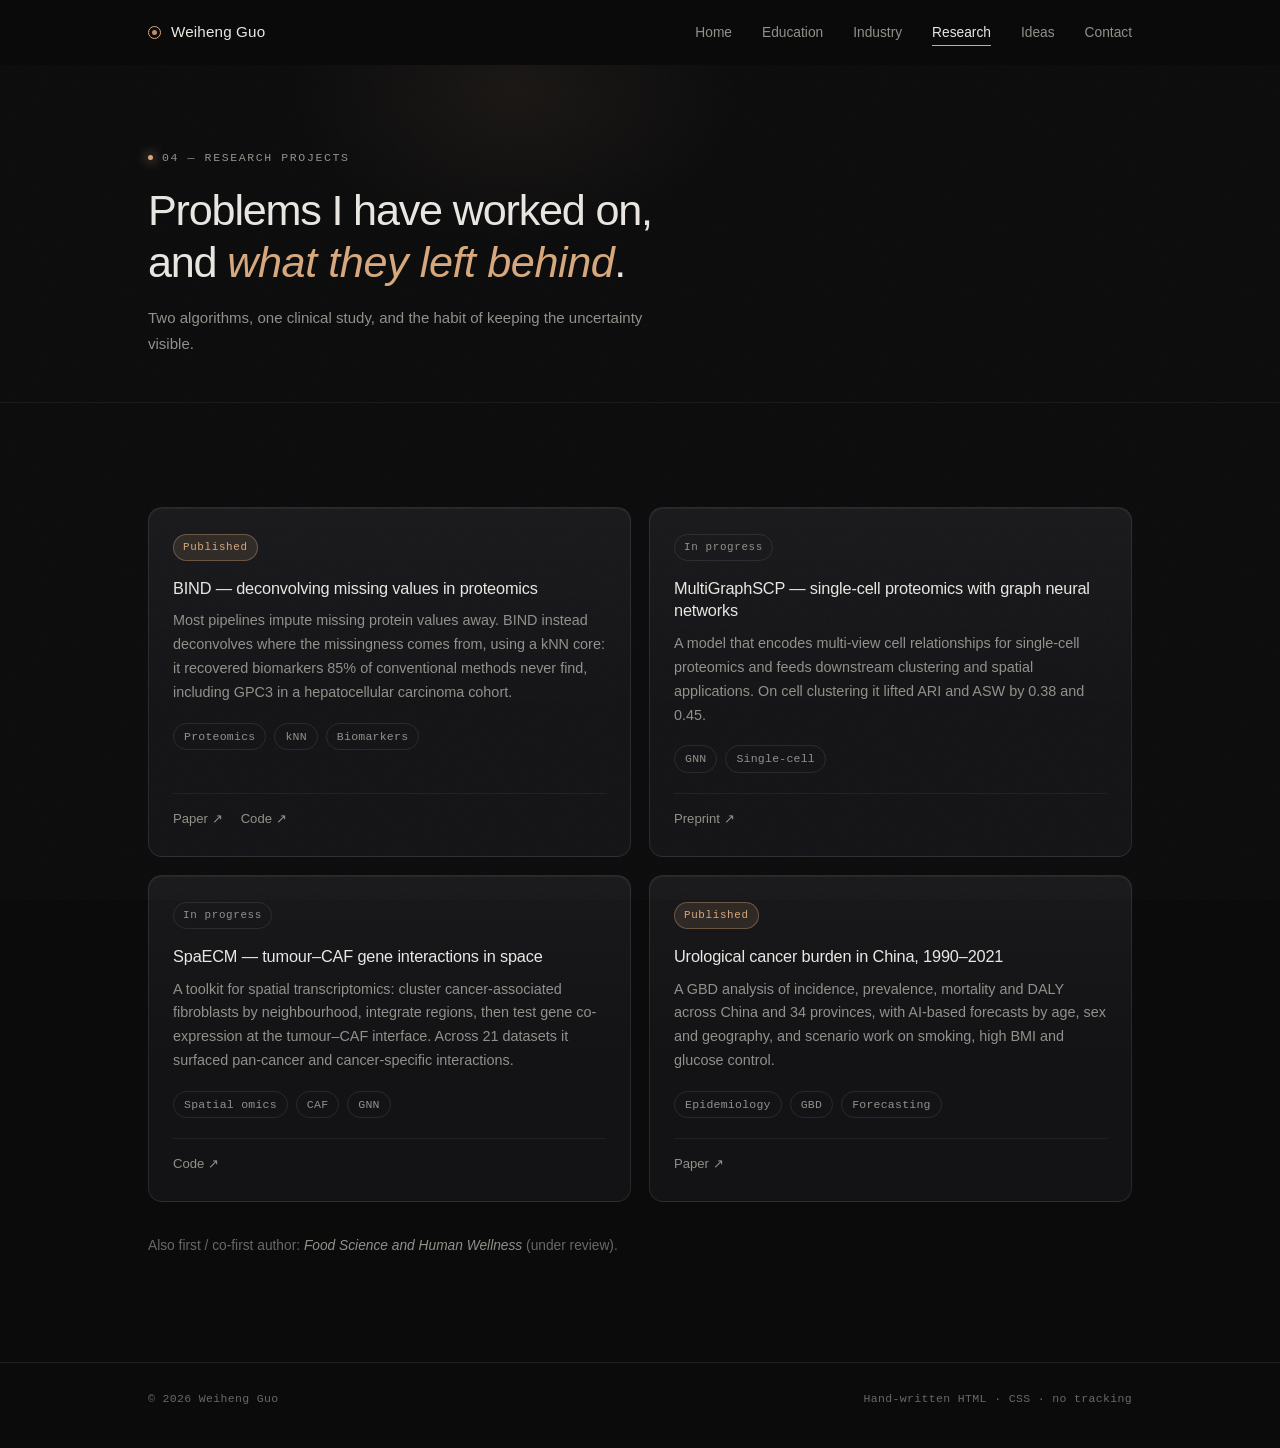
<file: research.html>
<!doctype html>
<html lang="en">
<head>
  <meta charset="utf-8">
  <meta name="viewport" content="width=device-width, initial-scale=1">
  <title>Research Projects — Weiheng Guo</title>
  <meta name="description" content="Research of Weiheng Guo: proteomics missing values, single-cell proteomics, spatial transcriptomics, disease burden.">
  <meta name="theme-color" content="#0b0b0c">
  <link rel="icon" href="data:image/svg+xml,%3Csvg xmlns='http://www.w3.org/2000/svg' viewBox='0 0 32 32'%3E%3Crect width='32' height='32' rx='8' fill='%230b0b0c'/%3E%3Ccircle cx='16' cy='16' r='6' fill='none' stroke='%23d8a87c' stroke-width='1.5'/%3E%3Ccircle cx='16' cy='16' r='2' fill='%23d8a87c'/%3E%3C/svg%3E">
  <link rel="stylesheet" href="assets/css/style.css">
  <script>document.documentElement.classList.add('js')</script>
</head>
<body>
  <a class="skip" href="#main">Skip to content</a>

  <header class="site-nav" id="site-nav">
    <div class="nav-inner">
      <a class="brand" href="index.html" aria-label="Back to home">
        <span class="brand-mark" aria-hidden="true"></span>
        <span>Weiheng Guo</span>
      </a>

      <button class="nav-toggle" type="button" aria-expanded="false" aria-controls="nav-list" aria-label="Open navigation">
        <span></span><span></span><span></span>
      </button>

      <nav class="nav-list" id="nav-list" aria-label="Main">
        <ul>
          <li><a href="index.html">Home</a></li>
          <li><a href="education.html">Education</a></li>
          <li><a href="industry.html">Industry</a></li>
          <li><a href="research.html" aria-current="page">Research</a></li>
          <li><a href="ideas.html">Ideas</a></li>
          <li><a href="contact.html">Contact</a></li>
        </ul>
      </nav>
    </div>
  </header>

  <main id="main">
    <header class="page-head">
      <div class="wrap">
        <p class="eyebrow"><span class="dot" aria-hidden="true"></span>04 — Research Projects</p>
        <h1>Problems I have worked on, and <em>what they left behind</em>.</h1>
        <p class="kicker">Two algorithms, one clinical study, and the habit of keeping the uncertainty visible.</p>
      </div>
    </header>

    <section class="section">
      <div class="wrap">
        <div class="cards">
          <article class="card reveal">
            <div class="card-top">
              <span class="pill pill-live">Published</span>
            </div>
            <h2>BIND — deconvolving missing values in proteomics</h2>
            <p>Most pipelines impute missing protein values away. BIND instead deconvolves where the
               missingness comes from, using a kNN core: it recovered biomarkers 85% of conventional
               methods never find, including GPC3 in a hepatocellular carcinoma cohort.</p>
            <ul class="tags">
              <li>Proteomics</li>
              <li>kNN</li>
              <li>Biomarkers</li>
            </ul>
            <div class="card-links">
              <a href="https://academic.oup.com/bib/article/doi/10.1093/bib/bbag582/9002264"
                 target="_blank" rel="noopener">Paper ↗</a>
              <a href="#">Code ↗</a>
            </div>
          </article>

          <article class="card reveal">
            <div class="card-top">
              <span class="pill">In progress</span>
            </div>
            <h2>MultiGraphSCP — single-cell proteomics with graph neural networks</h2>
            <p>A model that encodes multi-view cell relationships for single-cell proteomics and feeds
               downstream clustering and spatial applications. On cell clustering it lifted ARI and
               ASW by 0.38 and 0.45.</p>
            <ul class="tags">
              <li>GNN</li>
              <li>Single-cell</li>
            </ul>
            <div class="card-links">
              <a href="#">Preprint ↗</a>
            </div>
          </article>

          <article class="card reveal">
            <div class="card-top">
              <span class="pill">In progress</span>
            </div>
            <h2>SpaECM — tumour–CAF gene interactions in space</h2>
            <p>A toolkit for spatial transcriptomics: cluster cancer-associated fibroblasts by
               neighbourhood, integrate regions, then test gene co-expression at the tumour–CAF
               interface. Across 21 datasets it surfaced pan-cancer and cancer-specific interactions.</p>
            <ul class="tags">
              <li>Spatial omics</li>
              <li>CAF</li>
              <li>GNN</li>
            </ul>
            <div class="card-links">
              <a href="#">Code ↗</a>
            </div>
          </article>

          <article class="card reveal">
            <div class="card-top">
              <span class="pill pill-live">Published</span>
            </div>
            <h2>Urological cancer burden in China, 1990–2021</h2>
            <p>A GBD analysis of incidence, prevalence, mortality and DALY across China and 34
               provinces, with AI-based forecasts by age, sex and geography, and scenario work on
               smoking, high BMI and glucose control.</p>
            <ul class="tags">
              <li>Epidemiology</li>
              <li>GBD</li>
              <li>Forecasting</li>
            </ul>
            <div class="card-links">
              <a href="https://linkinghub.elsevier.com/retrieve/pii/S2666606525000549"
                 target="_blank" rel="noopener">Paper ↗</a>
            </div>
          </article>
        </div>

        <p class="note">Also first / co-first author: <em>Food Science and Human Wellness</em> (under review).</p>
      </div>
    </section>
  </main>

  <footer class="site-footer">
    <div class="footer-inner">
      <span>© <span id="year">2025</span> Weiheng Guo</span>
      <span>Hand-written HTML · CSS · no tracking</span>
    </div>
  </footer>

  <script src="assets/js/main.js"></script>
</body>
</html>
</file>
<file: assets/css/style.css>
/* ============================================================
   0. Tokens
   ============================================================ */
:root {
  --bg: #0b0b0c;
  --bg-elev: #131316;
  --line: rgba(255, 255, 255, 0.09);
  --line-soft: rgba(255, 255, 255, 0.055);
  --line-strong: rgba(255, 255, 255, 0.18);

  --text: #eae7e2;
  --muted: #93908a;
  --muted-dim: #6b6863;

  --accent: #d8a87c;
  --accent-soft: rgba(216, 168, 124, 0.12);
  --accent-ink: #16110b;

  --font-sans: -apple-system, BlinkMacSystemFont, "Segoe UI", "PingFang SC",
    "Hiragino Sans GB", "Microsoft YaHei", "Noto Sans SC", sans-serif;
  --font-mono: ui-monospace, SFMono-Regular, "SF Mono", Menlo, Consolas, monospace;

  --maxw: 1080px;
  --pad: clamp(20px, 5vw, 48px);
  --nav-h: 64px;
  --radius: 14px;
  --ease: cubic-bezier(0.22, 0.61, 0.36, 1);
}

/* ============================================================
   1. Base
   ============================================================ */
*,
*::before,
*::after {
  box-sizing: border-box;
}

html {
  -webkit-text-size-adjust: 100%;
  scroll-behavior: smooth;
}

body {
  margin: 0;
  overflow-x: hidden;
  background: var(--bg);
  color: var(--text);
  font-family: var(--font-sans);
  font-size: 16px;
  line-height: 1.7;
  -webkit-font-smoothing: antialiased;
  text-rendering: optimizeLegibility;
}

/* 极细颗粒质感：唯一的“装饰性”纹理，几乎看不见但有温度 */
body::after {
  content: "";
  position: fixed;
  inset: 0;
  z-index: 3;
  pointer-events: none;
  opacity: 0.035;
  background-image: url("data:image/svg+xml,%3Csvg xmlns='http://www.w3.org/2000/svg' width='140' height='140'%3E%3Cfilter id='n'%3E%3CfeTurbulence type='fractalNoise' baseFrequency='0.8' numOctaves='3' stitchTiles='stitch'/%3E%3C/filter%3E%3Crect width='140' height='140' filter='url(%23n)'/%3E%3C/svg%3E");
}

h1,
h2,
h3,
p,
ul,
figure {
  margin: 0;
}

a {
  color: inherit;
  text-decoration: none;
}

img {
  max-width: 100%;
  display: block;
}

::selection {
  background: var(--accent);
  color: var(--accent-ink);
}

:focus-visible {
  outline: 2px solid var(--accent);
  outline-offset: 3px;
  border-radius: 4px;
}

::-webkit-scrollbar {
  width: 10px;
}
::-webkit-scrollbar-track {
  background: var(--bg);
}
::-webkit-scrollbar-thumb {
  background: #26262a;
  border: 3px solid var(--bg);
  border-radius: 10px;
}

.skip {
  position: absolute;
  top: 8px;
  left: -9999px;
  z-index: 20;
  padding: 8px 14px;
  border-radius: 8px;
  background: var(--accent);
  color: var(--accent-ink);
  font-size: 0.85rem;
}
.skip:focus {
  left: var(--pad);
}

/* ============================================================
   2. Layout
   ============================================================ */
.wrap {
  max-width: var(--maxw);
  margin-inline: auto;
  padding-inline: var(--pad);
}

.section {
  padding-block: clamp(64px, 9vw, 104px);
  scroll-margin-top: calc(var(--nav-h) + 8px);
}

.section + .section,
.hero + .section {
  border-top: 1px solid var(--line-soft);
}

/* ============================================================
   3. Nav
   ============================================================ */
.site-nav {
  position: sticky;
  top: 0;
  z-index: 10;
  background: rgba(11, 11, 12, 0.72);
  border-bottom: 1px solid transparent;
  backdrop-filter: blur(14px) saturate(140%);
  -webkit-backdrop-filter: blur(14px) saturate(140%);
  transition: border-color 0.3s var(--ease), background 0.3s var(--ease);
}

.site-nav.is-scrolled {
  border-bottom-color: var(--line);
}

.nav-inner {
  display: flex;
  align-items: center;
  justify-content: space-between;
  gap: 24px;
  max-width: var(--maxw);
  height: var(--nav-h);
  margin-inline: auto;
  padding-inline: var(--pad);
}

.brand {
  display: inline-flex;
  align-items: center;
  gap: 10px;
  font-size: 0.95rem;
  letter-spacing: 0.01em;
  white-space: nowrap;
}

.brand-mark {
  position: relative;
  width: 13px;
  height: 13px;
  border: 1px solid var(--accent);
  border-radius: 50%;
}
.brand-mark::after {
  content: "";
  position: absolute;
  inset: 3px;
  border-radius: 50%;
  background: var(--accent);
  opacity: 0.85;
}

.nav-list ul {
  display: flex;
  align-items: center;
  gap: clamp(14px, 2.4vw, 30px);
  padding: 0;
  list-style: none;
}

.nav-list a {
  position: relative;
  font-size: 0.86rem;
  color: var(--muted);
  transition: color 0.25s var(--ease);
}
.nav-list a:hover {
  color: var(--text);
}
.nav-list a::after {
  content: "";
  position: absolute;
  right: 0;
  bottom: -6px;
  left: 0;
  height: 1px;
  background: var(--accent);
  transform: scaleX(0);
  transform-origin: left;
  transition: transform 0.35s var(--ease);
}
.nav-list a:hover::after,
.nav-list a[aria-current="page"]::after {
  transform: scaleX(1);
}
.nav-list a[aria-current="page"] {
  color: var(--text);
}

.nav-toggle {
  display: none;
  flex-direction: column;
  align-items: center;
  justify-content: center;
  gap: 4px;
  width: 38px;
  height: 38px;
  padding: 0;
  border: 1px solid var(--line);
  border-radius: 10px;
  background: transparent;
  cursor: pointer;
}
.nav-toggle span {
  display: block;
  width: 15px;
  height: 1px;
  background: var(--text);
  transition: transform 0.3s var(--ease), opacity 0.2s;
}
.nav-toggle[aria-expanded="true"] span:nth-child(1) {
  transform: translateY(5px) rotate(45deg);
}
.nav-toggle[aria-expanded="true"] span:nth-child(2) {
  opacity: 0;
}
.nav-toggle[aria-expanded="true"] span:nth-child(3) {
  transform: translateY(-5px) rotate(-45deg);
}

@media (max-width: 820px) {
  .nav-toggle {
    display: flex;
  }
  .nav-list {
    position: absolute;
    top: var(--nav-h);
    right: 0;
    left: 0;
    display: none;
    padding: 8px var(--pad) 22px;
    border-bottom: 1px solid var(--line);
    background: var(--bg);
  }
  .nav-list.is-open {
    display: block;
  }
  .nav-list ul {
    flex-direction: column;
    align-items: stretch;
    gap: 0;
  }
  .nav-list li {
    border-bottom: 1px solid var(--line-soft);
  }
  .nav-list a {
    display: block;
    padding: 13px 0;
    font-size: 0.95rem;
  }
  .nav-list a::after {
    display: none;
  }
  .nav-list a[aria-current="page"] {
    color: var(--accent);
  }
}

/* ============================================================
   4. Hero
   ============================================================ */
.hero {
  position: relative;
  padding-block: clamp(56px, 10vw, 96px) clamp(48px, 7vw, 84px);
  overflow: hidden;
}

.hero-glow {
  position: absolute;
  top: -28%;
  left: 50%;
  width: min(900px, 120vw);
  height: 620px;
  background: radial-gradient(closest-side, rgba(216, 168, 124, 0.1), transparent 72%);
  transform: translateX(-50%);
  pointer-events: none;
}

.hero .wrap {
  position: relative;
  z-index: 1;
}

.eyebrow {
  display: inline-flex;
  align-items: center;
  gap: 9px;
  margin-bottom: 26px;
  color: var(--muted);
  font-family: var(--font-mono);
  font-size: 0.72rem;
  letter-spacing: 0.14em;
  text-transform: uppercase;
}

.eyebrow .dot {
  width: 5px;
  height: 5px;
  border-radius: 50%;
  background: var(--accent);
  box-shadow: 0 0 12px 1px rgba(216, 168, 124, 0.7);
}

h1 {
  margin: 0;
  font-weight: 500;
  letter-spacing: -0.028em;
  line-height: 1.2;
  text-wrap: balance;
}

h1 em,
h2 em {
  color: var(--accent);
  font-style: italic;
  font-weight: 400;
  letter-spacing: -0.01em;
}

.hero h1 {
  max-width: 26ch;
  margin-bottom: 24px;
  font-size: clamp(1.85rem, 4.1vw, 3rem);
}

/* ---------- 4.1 左图右文 ---------- */
.intro {
  display: grid;
  grid-template-columns: minmax(200px, 300px) minmax(0, 1fr);
  gap: clamp(24px, 4vw, 56px);
  align-items: center;
}

.portrait {
  width: 100%;
  height: auto;
  aspect-ratio: 4 / 5;
  object-fit: cover;
  border: 1px solid var(--line);
  border-radius: var(--radius);
  background: var(--bg-elev);
}

@media (max-width: 860px) {
  .intro {
    grid-template-columns: 1fr;
    gap: 28px;
  }
  .intro-media {
    max-width: 240px;
  }
}

.lead {
  max-width: 56ch;
  text-wrap: pretty;
  margin-bottom: 36px;
  color: var(--muted);
  font-size: clamp(0.98rem, 1.6vw, 1.08rem);
}

.hero-actions {
  display: flex;
  flex-wrap: wrap;
  gap: 12px;
  margin-bottom: clamp(48px, 7vw, 72px);
}

.btn {
  display: inline-flex;
  align-items: center;
  gap: 6px;
  padding: 11px 20px;
  border: 1px solid var(--line-strong);
  border-radius: 999px;
  font-size: 0.88rem;
  transition: border-color 0.3s var(--ease), background 0.3s var(--ease),
    transform 0.3s var(--ease), color 0.3s var(--ease);
}
.btn:hover {
  border-color: var(--accent);
  transform: translateY(-1px);
}

.btn-solid {
  border-color: var(--accent);
  background: var(--accent);
  color: var(--accent-ink);
  font-weight: 500;
}
.btn-solid:hover {
  border-color: #e3b68c;
  background: #e3b68c;
}

.hero-meta {
  display: grid;
  grid-template-columns: repeat(auto-fit, minmax(150px, 1fr));
  gap: 22px 32px;
  max-width: 720px;
  padding-top: 26px;
  border-top: 1px solid var(--line);
}

.meta-label {
  display: block;
  margin-bottom: 6px;
  color: var(--muted-dim);
  font-family: var(--font-mono);
  font-size: 0.68rem;
  letter-spacing: 0.14em;
  text-transform: uppercase;
}

.meta-value {
  font-size: 0.92rem;
}

.meta-block {
  margin-top: clamp(32px, 4vw, 48px);
}

/* ============================================================
   5. Page head（内页标题区）
   ============================================================ */
.page-head {
  position: relative;
  overflow: hidden;
  padding-block: clamp(40px, 6vw, 76px) clamp(28px, 4vw, 46px);
  border-bottom: 1px solid var(--line-soft);
}

.page-head::before {
  content: "";
  position: absolute;
  top: -55%;
  left: 16%;
  width: min(620px, 90vw);
  height: 420px;
  background: radial-gradient(closest-side, rgba(216, 168, 124, 0.07), transparent 72%);
  pointer-events: none;
}

.page-head .wrap {
  position: relative;
}

.page-head .eyebrow {
  margin-bottom: 18px;
}

.page-head h1 {
  max-width: 26ch;
  font-size: clamp(1.75rem, 4.4vw, 2.7rem);
}

.kicker {
  max-width: 60ch;
  margin-top: 16px;
  color: var(--muted);
  font-size: 0.94rem;
}

/* ============================================================
   6. Timeline (Education / Industry)
   ============================================================ */
.timeline {
  display: flex;
  flex-direction: column;
}

.tl-row {
  display: grid;
  grid-template-columns: 170px 1fr;
  gap: 32px;
  padding-block: 26px;
  border-top: 1px solid var(--line-soft);
}
.tl-row:last-child {
  border-bottom: 1px solid var(--line-soft);
}

.tl-when {
  padding-top: 4px;
  color: var(--muted);
  font-family: var(--font-mono);
  font-size: 0.78rem;
  line-height: 1.6;
}
.tl-when time {
  display: block;
  color: var(--text);
  letter-spacing: 0.02em;
}
.tl-where {
  display: block;
  margin-top: 4px;
  color: var(--muted-dim);
}

/* 组织名代替时间（实习经历不显示时间） */
.tl-org {
  display: block;
  margin-bottom: 3px;
  color: var(--text);
  font-family: var(--font-mono);
  font-size: 0.8rem;
  letter-spacing: 0.02em;
}

.tl-body h2 {
  margin-bottom: 8px;
  font-size: 1.02rem;
  font-weight: 500;
  letter-spacing: -0.01em;
  line-height: 1.45;
}
.tl-body h2 .at {
  color: var(--accent);
  font-weight: 400;
}

.tl-body p {
  max-width: 62ch;
  margin-bottom: 12px;
  color: var(--muted);
  font-size: 0.93rem;
}

.bullets {
  max-width: 62ch;
  margin-bottom: 12px;
  padding-left: 18px;
  color: var(--muted);
  font-size: 0.93rem;
}
.bullets li {
  margin-bottom: 5px;
}
.bullets li::marker {
  color: var(--muted-dim);
}

.tags {
  display: flex;
  flex-wrap: wrap;
  gap: 8px;
  padding: 0;
  list-style: none;
}
.tags li {
  padding: 3px 10px;
  border: 1px solid var(--line);
  border-radius: 999px;
  color: var(--muted);
  font-family: var(--font-mono);
  font-size: 0.72rem;
  letter-spacing: 0.02em;
}

@media (max-width: 700px) {
  .tl-row {
    grid-template-columns: 1fr;
    gap: 10px;
  }
}

/* ============================================================
   7. Cards (Research projects)
   ============================================================ */
.cards {
  display: grid;
  grid-template-columns: repeat(auto-fit, minmax(min(100%, 340px), 1fr));
  gap: 18px;
}

.card {
  position: relative;
  display: flex;
  flex-direction: column;
  padding: 26px 24px;
  border: 1px solid var(--line);
  border-radius: var(--radius);
  background: linear-gradient(180deg, rgba(255, 255, 255, 0.022), transparent 60%),
    var(--bg-elev);
  transition: border-color 0.35s var(--ease), transform 0.35s var(--ease),
    box-shadow 0.35s var(--ease);
}
.card::before {
  content: "";
  position: absolute;
  inset: 0;
  border-radius: inherit;
  box-shadow: inset 0 1px 0 rgba(255, 255, 255, 0.05);
  pointer-events: none;
}
.card:hover {
  border-color: rgba(216, 168, 124, 0.4);
  box-shadow: 0 18px 40px -24px rgba(0, 0, 0, 0.9);
  transform: translateY(-3px);
}

.card-top {
  display: flex;
  align-items: center;
  justify-content: space-between;
  margin-bottom: 16px;
}

.pill {
  padding: 3px 9px;
  border: 1px solid var(--line);
  border-radius: 999px;
  color: var(--muted);
  font-family: var(--font-mono);
  font-size: 0.68rem;
  letter-spacing: 0.06em;
}
.pill-live {
  border-color: rgba(216, 168, 124, 0.35);
  background: var(--accent-soft);
  color: var(--accent);
}

.card-year {
  color: var(--muted-dim);
  font-family: var(--font-mono);
  font-size: 0.72rem;
}

.card h2 {
  margin-bottom: 10px;
  font-size: 1.02rem;
  font-weight: 500;
  letter-spacing: -0.01em;
  line-height: 1.4;
}

.card p {
  margin-bottom: 18px;
  color: var(--muted);
  font-size: 0.9rem;
  line-height: 1.65;
}

.card .tags {
  margin-bottom: 20px;
}

.note {
  margin-top: clamp(24px, 3vw, 32px);
  color: var(--muted-dim);
  font-size: 0.86rem;
  line-height: 1.7;
}
.note em {
  color: var(--muted);
  font-style: italic;
}

.card-links {
  display: flex;
  gap: 18px;
  margin-top: auto;
  padding-top: 14px;
  border-top: 1px solid var(--line-soft);
  font-size: 0.82rem;
}
.card-links a {
  color: var(--muted);
  transition: color 0.25s var(--ease);
}
.card-links a:hover {
  color: var(--accent);
}

/* ============================================================
   7.1 机构标识 / 交换与语言
   ============================================================ */
/* 校徽芯片：统一宽高，保证几个色块一样宽 */
.logo-chip {
  display: inline-flex;
  align-items: center;
  justify-content: center;
  flex: none;
  width: 56px;
  height: 38px;
  padding: 0;
  margin-bottom: 12px;
  border-radius: 8px;
  background: #e8e4dd;
}
.logo-chip img {
  display: block;
  width: auto;
  height: auto;
  max-width: 40px;
  max-height: 26px;
  object-fit: contain;
}
/* 公司文字标：宽度自适应，内边距保证呼吸 */
.logo-chip--wide {
  width: auto;
  padding: 0 12px;
}
.logo-chip--wide img {
  max-width: 104px;
  max-height: 18px;
}
/* 白色 logo 反相成深色 */
.logo-chip--invert img {
  filter: invert(1);
}

.sub-head {
  margin-bottom: 16px;
  color: var(--muted-dim);
  font-family: var(--font-mono);
  font-size: 0.7rem;
  font-weight: 400;
  letter-spacing: 0.16em;
  text-transform: uppercase;
}

.split {
  display: grid;
  grid-template-columns: 1fr 1fr;
  gap: clamp(28px, 4vw, 56px);
}

.exchange {
  padding: 0;
  list-style: none;
}
.exchange li {
  display: flex;
  align-items: center;
  gap: 14px;
  padding: 12px 0;
  border-top: 1px solid var(--line-soft);
}
.exchange .logo-chip {
  margin-bottom: 0;
  flex: none;
}
.exchange-name {
  display: block;
  color: var(--text);
  font-size: 0.92rem;
}
.exchange-note {
  display: block;
  margin-top: 2px;
  color: var(--muted);
  font-size: 0.86rem;
}

.facts {
  margin: 0;
}
.facts > div {
  padding: 12px 0;
  border-top: 1px solid var(--line-soft);
}
.facts dt {
  color: var(--text);
  font-size: 0.92rem;
}
.facts dd {
  margin: 3px 0 0;
  color: var(--muted);
  font-size: 0.86rem;
}

@media (max-width: 760px) {
  .split {
    grid-template-columns: 1fr;
    gap: 36px;
  }
}

/* ============================================================
   7.2 客户标识（Industry 页）
   ============================================================ */
.clients {
  margin-top: 20px;
  padding-top: 16px;
  border-top: 1px solid var(--line-soft);
}

.clients-label {
  margin-bottom: 10px;
  color: var(--muted-dim);
  font-family: var(--font-mono);
  font-size: 0.66rem;
  letter-spacing: 0.14em;
  text-transform: uppercase;
}

.clients-list {
  display: flex;
  flex-wrap: wrap;
  gap: 8px;
  padding: 0;
  list-style: none;
}

.clients-list li {
  display: flex;
  align-items: center;
  justify-content: center;
  width: 104px;
  height: 36px;
  padding: 0 8px;
  border-radius: 7px;
  background: #e8e4dd;
}

.clients-list img {
  display: block;
  width: auto;
  height: auto;
  max-width: 88px;
  max-height: 21px;
  object-fit: contain;
}

/* 方形徽记类客户（如沙砾生物），放大一点才看得清 */
.clients-list li.is-mark img {
  max-height: 26px;
  max-width: 34px;
}

@media (max-width: 560px) {
  .clients-list li {
    width: 96px;
    height: 34px;
  }
  .clients-list img {
    max-width: 80px;
    max-height: 19px;
  }
}

/* ============================================================
   7.3 Industry watch（行业动态卡片）
   ============================================================ */
.sr-only {
  position: absolute;
  width: 1px;
  height: 1px;
  padding: 0;
  margin: -1px;
  overflow: hidden;
  clip: rect(0 0 0 0);
  white-space: nowrap;
  border: 0;
}

.watch-grid {
  display: grid;
  grid-template-columns: repeat(auto-fit, minmax(min(100%, 420px), 1fr));
  gap: 16px;
}

.watch-card {
  border: 1px solid var(--line);
  border-radius: var(--radius);
  background: linear-gradient(180deg, rgba(255, 255, 255, 0.02), transparent 55%),
    var(--bg-elev);
  transition: border-color 0.35s var(--ease);
}
.watch-card:hover {
  border-color: rgba(216, 168, 124, 0.32);
}
.watch-card[open] {
  grid-column: 1 / -1;
  border-color: rgba(216, 168, 124, 0.32);
}

.watch-head {
  display: grid;
  grid-template-columns: 30px 1fr 22px;
  gap: 4px 14px;
  padding: 20px 22px;
  list-style: none;
  cursor: pointer;
}
.watch-head::-webkit-details-marker {
  display: none;
}

.watch-idx {
  color: var(--muted-dim);
  font-family: var(--font-mono);
  font-size: 0.7rem;
  padding-top: 5px;
}

.watch-title {
  display: block;
  margin: 0;
  font-size: 1.05rem;
  font-weight: 500;
  letter-spacing: -0.012em;
}

.watch-sub {
  display: block;
  margin-top: 6px;
  color: var(--muted);
  font-size: 0.88rem;
  line-height: 1.6;
}

.watch-tags {
  display: flex;
  flex-wrap: wrap;
  gap: 6px;
  margin-top: 12px;
}
.watch-tags span {
  padding: 3px 9px;
  border: 1px solid var(--line);
  border-radius: 999px;
  color: var(--muted);
  font-family: var(--font-mono);
  font-size: 0.68rem;
}

/* 加号 → 减号 */
.watch-toggle {
  position: relative;
  width: 22px;
  height: 22px;
  margin-top: 2px;
  border: 1px solid var(--line-strong);
  border-radius: 50%;
}
.watch-toggle::before,
.watch-toggle::after {
  content: "";
  position: absolute;
  background: var(--text);
  transition: transform 0.3s var(--ease);
}
.watch-toggle::before {
  top: 50%;
  left: 5px;
  right: 5px;
  height: 1px;
  transform: translateY(-50%);
}
.watch-toggle::after {
  left: 50%;
  top: 5px;
  bottom: 5px;
  width: 1px;
  transform: translateX(-50%);
}
.watch-card[open] .watch-toggle::after {
  transform: translateX(-50%) rotate(90deg);
}

.watch-detail {
  padding: 0 22px 26px;
  border-top: 1px solid var(--line-soft);
  animation: watchIn 0.35s var(--ease);
}
@keyframes watchIn {
  from {
    opacity: 0;
    transform: translateY(-4px);
  }
  to {
    opacity: 1;
    transform: none;
  }
}

.watch-lede {
  margin: 20px 0 0;
  color: var(--muted);
  font-size: 0.94rem;
  line-height: 1.75;
  max-width: 72ch;
}

.watch-h {
  margin: 30px 0 14px;
  color: var(--muted-dim);
  font-family: var(--font-mono);
  font-size: 0.68rem;
  font-weight: 400;
  letter-spacing: 0.14em;
  text-transform: uppercase;
}

.beats {
  counter-reset: beat;
  margin: 0;
  padding: 0;
  list-style: none;
  max-width: 78ch;
}
.beats li {
  position: relative;
  padding: 12px 0 12px 74px;
  border-top: 1px solid var(--line-soft);
  color: var(--muted);
  font-size: 0.9rem;
  line-height: 1.7;
}
.beats li::before {
  counter-increment: beat;
  content: "0" counter(beat);
  position: absolute;
  left: 0;
  top: 13px;
  color: var(--muted-dim);
  font-family: var(--font-mono);
  font-size: 0.7rem;
}
.beats b {
  display: block;
  color: var(--text);
  font-weight: 500;
}

/* 管线图：从左到右的箭头 */
.pipeline {
  overflow-x: auto;
  padding-bottom: 6px;
  margin-bottom: 4px;
}
.pipeline-inner {
  min-width: 620px;
}
.pl-row,
.pl-head {
  display: grid;
  grid-template-columns: 148px 1fr;
  gap: 16px;
  align-items: center;
}
.pl-stages {
  display: flex;
  gap: 3px;
  padding-bottom: 8px;
}
.pl-stages span {
  flex: 1;
  color: var(--muted-dim);
  font-family: var(--font-mono);
  font-size: 0.58rem;
  letter-spacing: 0.04em;
  text-transform: uppercase;
  text-align: center;
  white-space: nowrap;
}
.pl-row {
  padding: 5px 0;
}
.pl-name b {
  display: block;
  color: var(--text);
  font-size: 0.82rem;
  font-weight: 500;
}
.pl-name i {
  display: block;
  margin-top: 1px;
  color: var(--muted);
  font-size: 0.72rem;
  font-style: normal;
}
.pl-bar {
  display: flex;
  gap: 3px;
}
.pl-cell {
  flex: 1;
  height: 24px;
  background: rgba(255, 255, 255, 0.045);
  clip-path: polygon(0 0, calc(100% - 9px) 0, 100% 50%, calc(100% - 9px) 100%, 0 100%, 9px 50%);
}
.pl-bar .pl-cell:first-child {
  clip-path: polygon(0 0, calc(100% - 9px) 0, 100% 50%, calc(100% - 9px) 100%, 0 100%);
}
.pl-cell.is-done {
  background: rgba(216, 168, 124, 0.55);
}
.pl-cell.is-current {
  background: var(--accent);
}
.pl-note {
  margin-top: 14px;
  color: var(--muted-dim);
  font-size: 0.78rem;
  line-height: 1.7;
  max-width: 78ch;
}

.notes {
  display: grid;
  grid-template-columns: repeat(auto-fit, minmax(min(100%, 320px), 1fr));
  gap: 18px 28px;
  max-width: 100%;
}
.notes div {
  padding-top: 14px;
  border-top: 1px solid var(--line-soft);
}
.notes dt {
  color: var(--text);
  font-size: 0.92rem;
}
.notes dt span {
  color: var(--muted);
  font-size: 0.82rem;
}
.notes dd {
  margin: 6px 0 0;
  color: var(--muted);
  font-size: 0.86rem;
  line-height: 1.7;
}

.watch-src {
  margin-top: 26px;
  padding-top: 14px;
  border-top: 1px solid var(--line-soft);
  color: var(--muted-dim);
  font-size: 0.76rem;
  line-height: 1.7;
}
.watch-src a {
  color: var(--muted);
  border-bottom: 1px solid var(--line);
}

/* ---- 分组 ---- */
.watch-group + .watch-group {
  margin-top: 44px;
}

.watch-group-title {
  display: flex;
  align-items: center;
  gap: 14px;
  margin-bottom: 18px;
  color: var(--muted-dim);
  font-family: var(--font-mono);
  font-size: 0.68rem;
  font-weight: 400;
  letter-spacing: 0.16em;
  text-transform: uppercase;
}
.watch-group-title::after {
  content: "";
  flex: 1;
  height: 1px;
  background: var(--line);
}

/* ---- 数字条 ---- */
.stats {
  display: grid;
  grid-template-columns: repeat(auto-fit, minmax(min(100%, 180px), 1fr));
  gap: 18px;
  margin: 22px 0 4px;
}
.stats div {
  padding-top: 12px;
  border-top: 1px solid var(--line);
}
.stats b {
  display: block;
  color: var(--accent);
  font-size: 1.5rem;
  font-weight: 500;
  letter-spacing: -0.02em;
  line-height: 1.1;
}
.stats span {
  display: block;
  margin-top: 6px;
  color: var(--muted);
  font-size: 0.8rem;
  line-height: 1.5;
}

/* ---- 阶段流程箭头 ---- */
.flow {
  display: flex;
  gap: 3px;
  overflow-x: auto;
  padding-bottom: 4px;
  margin-bottom: 6px;
}
.flow-step {
  display: flex;
  flex-direction: column;
  justify-content: space-between;
  min-height: 58px;
  flex: 1 0 104px;
  min-width: 104px;
  padding: 10px 16px 10px 18px;
  background: rgba(255, 255, 255, 0.05);
  clip-path: polygon(0 0, calc(100% - 10px) 0, 100% 50%, calc(100% - 10px) 100%, 0 100%, 10px 50%);
  color: var(--text);
  font-size: 0.76rem;
  line-height: 1.35;
}
.flow-step:first-child {
  clip-path: polygon(0 0, calc(100% - 10px) 0, 100% 50%, calc(100% - 10px) 100%, 0 100%);
  padding-left: 12px;
}
.flow-step b {
  display: block;
  margin-bottom: 5px;
  color: var(--muted-dim);
  font-family: var(--font-mono);
  font-size: 0.58rem;
  font-weight: 400;
  letter-spacing: 0.06em;
}
.flow-step.is-key {
  background: rgba(216, 168, 124, 0.18);
}

/* ---- 年度周期 ---- */
.cycle {
  overflow-x: auto;
  padding-bottom: 4px;
  margin-bottom: 8px;
}
.cycle-inner {
  min-width: 600px;
}
.cycle-months,
.cycle-row {
  display: grid;
  grid-template-columns: 132px repeat(9, 1fr);
  align-items: center;
  gap: 0 3px;
}
.cycle-months {
  margin-bottom: 6px;
}
.cycle-months span {
  color: var(--muted-dim);
  font-family: var(--font-mono);
  font-size: 0.58rem;
  letter-spacing: 0.04em;
  text-align: center;
  text-transform: uppercase;
}
.cycle-row {
  margin-bottom: 4px;
}
.cycle-row > span:first-child {
  color: var(--muted);
  font-size: 0.74rem;
  line-height: 1.4;
}
.cycle-bar {
  height: 22px;
  border-radius: 3px;
  background: rgba(255, 255, 255, 0.08);
}
.cycle-bar.is-key {
  background: rgba(216, 168, 124, 0.5);
}

/* ---- 三条支付路径 ---- */
.routes {
  display: grid;
  grid-template-columns: repeat(auto-fit, minmax(min(100%, 200px), 1fr));
  gap: 12px;
  margin: 6px 0 10px;
}
.routes div {
  padding: 14px 16px;
  border: 1px solid var(--line);
  border-radius: 10px;
  background: rgba(255, 255, 255, 0.02);
}
.routes em {
  display: block;
  margin-bottom: 8px;
  color: var(--muted-dim);
  font-family: var(--font-mono);
  font-size: 0.58rem;
  font-style: normal;
  letter-spacing: 0.14em;
  text-transform: uppercase;
}
.routes b {
  display: block;
  color: var(--text);
  font-size: 0.86rem;
  font-weight: 500;
  line-height: 1.4;
}
.routes p {
  margin-top: 6px;
  color: var(--muted);
  font-size: 0.8rem;
  line-height: 1.6;
}

/* ---- 阶段清单 ---- */
.stages {
  margin: 0;
  padding: 0;
  list-style: none;
  counter-reset: stage;
}
.stages > li {
  position: relative;
  padding: 18px 0 18px 46px;
  border-top: 1px solid var(--line-soft);
  counter-increment: stage;
}
.stages > li::before {
  content: "0" counter(stage);
  position: absolute;
  left: 0;
  top: 19px;
  color: var(--muted-dim);
  font-family: var(--font-mono);
  font-size: 0.7rem;
}
.stage-name {
  margin: 0;
  color: var(--text);
  font-size: 0.95rem;
  font-weight: 500;
  letter-spacing: -0.01em;
}
.stage-time {
  margin: 4px 0 10px;
  color: var(--muted-dim);
  font-family: var(--font-mono);
  font-size: 0.68rem;
  letter-spacing: 0.04em;
}
.stage-todo {
  margin: 0;
  padding-left: 16px;
  color: var(--muted);
  font-size: 0.87rem;
  line-height: 1.7;
  max-width: 76ch;
}
.stage-todo li {
  margin-bottom: 5px;
}
.stage-todo li::marker {
  color: var(--muted-dim);
}
.stage-todo b {
  color: var(--text);
  font-weight: 500;
}

/* ---- 公式 ---- */
.formula {
  margin: 18px 0;
  padding: 16px 18px;
  border: 1px solid var(--line);
  border-left: 2px solid var(--accent);
  border-radius: 8px;
  background: rgba(255, 255, 255, 0.02);
}
.formula-main {
  display: flex;
  flex-wrap: wrap;
  align-items: center;
  gap: 2px 8px;
  color: var(--text);
  font-family: var(--font-mono);
  font-size: 0.9rem;
  line-height: 1.5;
}
.formula-main .op {
  color: var(--muted);
}
.frac {
  display: inline-flex;
  flex-direction: column;
  align-items: center;
  vertical-align: middle;
  margin: 0 2px;
}
.frac .num {
  padding: 0 8px 3px;
  border-bottom: 1px solid var(--line-strong);
}
.frac .den {
  padding: 3px 8px 0;
}
.formula-note {
  margin-top: 12px;
  color: var(--muted);
  font-size: 0.82rem;
  line-height: 1.7;
}
.formula-note b {
  color: var(--text);
  font-weight: 500;
}

/* ---- 规则表 ---- */
.rule-table {
  width: 100%;
  border-collapse: collapse;
  margin: 14px 0 6px;
  font-size: 0.84rem;
}
.rule-table th,
.rule-table td {
  padding: 9px 10px;
  border-top: 1px solid var(--line-soft);
  text-align: left;
  vertical-align: top;
}
.rule-table thead th {
  border-top: 1px solid var(--line);
  color: var(--muted-dim);
  font-family: var(--font-mono);
  font-size: 0.64rem;
  font-weight: 400;
  letter-spacing: 0.1em;
  text-transform: uppercase;
}
.rule-table td:first-child {
  color: var(--text);
  font-family: var(--font-mono);
  font-size: 0.8rem;
  white-space: nowrap;
}
.rule-table td:last-child {
  color: var(--muted);
}
.rule-table tr.is-key td {
  color: var(--accent);
}
.rule-table tr.is-key td:first-child {
  color: var(--accent);
}

/* ---- 双栏对比 ---- */
.split-two {
  display: grid;
  grid-template-columns: repeat(auto-fit, minmax(min(100%, 260px), 1fr));
  gap: 14px;
  margin: 14px 0;
}
.split-two > div {
  padding: 14px 16px;
  border: 1px solid var(--line);
  border-radius: 10px;
  background: rgba(255, 255, 255, 0.02);
}
.split-two h6 {
  margin: 0 0 6px;
  color: var(--text);
  font-size: 0.86rem;
  font-weight: 500;
}
.split-two p {
  margin: 0;
  color: var(--muted);
  font-size: 0.82rem;
  line-height: 1.65;
}

/* ============================================================
   8. Research directions（首页分块）
   ============================================================ */
.section-intro {
  margin-bottom: clamp(28px, 4vw, 44px);
}
.section-intro .eyebrow {
  margin-bottom: 0;
}
.section-intro h2 {
  margin-top: 14px;
  font-size: clamp(1.35rem, 2.8vw, 1.85rem);
  font-weight: 500;
  letter-spacing: -0.02em;
  line-height: 1.3;
}
.section-intro .kicker {
  margin-top: 12px;
}

.directions {
  counter-reset: dir;
  display: grid;
  grid-template-columns: repeat(2, minmax(0, 1fr));
  gap: clamp(16px, 2vw, 22px);
}

.direction {
  counter-increment: dir;
  display: flex;
  flex-direction: column;
  padding: clamp(18px, 2.2vw, 26px);
  border: 1px solid var(--line);
  border-radius: var(--radius);
  background: linear-gradient(180deg, rgba(255, 255, 255, 0.02), transparent 55%),
    var(--bg-elev);
  transition: border-color 0.35s var(--ease);
}
.direction:hover {
  border-color: rgba(216, 168, 124, 0.32);
}

.dir-top {
  display: flex;
  align-items: baseline;
  gap: 12px;
  margin-bottom: 16px;
}

/* 编号由计数器生成：调整 <article> 顺序时自动重排 */
.dir-num {
  color: var(--muted-dim);
  font-family: var(--font-mono);
  font-size: 0.7rem;
  letter-spacing: 0.08em;
}
.dir-num::before {
  content: counter(dir, decimal-leading-zero);
}

.dir-title {
  font-size: 1.05rem;
  font-weight: 500;
  letter-spacing: -0.012em;
  line-height: 1.4;
}

.dir-figure {
  margin: 0 0 18px;
  aspect-ratio: 16 / 9;
  border: 1px solid var(--line-soft);
  border-radius: 10px;
  background: rgba(255, 255, 255, 0.018);
  overflow: hidden;
}
.dir-figure svg {
  display: block;
  width: 100%;
  height: 100%;
}

/* 示意图的统一笔触 */
.dir-figure .s-axis {
  fill: none;
  stroke: rgba(255, 255, 255, 0.16);
  stroke-width: 1;
}
.dir-figure .s-line {
  fill: none;
  stroke: rgba(255, 255, 255, 0.26);
  stroke-width: 1.5;
  stroke-linecap: round;
}
.dir-figure .s-accent {
  fill: none;
  stroke: var(--accent);
  stroke-width: 1.5;
  stroke-linecap: round;
  stroke-linejoin: round;
}
.dir-figure .s-dash {
  stroke-dasharray: 4 5;
}
.dir-figure .s-dot {
  fill: rgba(255, 255, 255, 0.26);
}
.dir-figure .s-dot-a {
  fill: var(--accent);
}
.dir-figure .s-fill {
  fill: rgba(216, 168, 124, 0.1);
  stroke: none;
}
.dir-figure .s-label {
  fill: rgba(255, 255, 255, 0.34);
  font-family: var(--font-mono);
  font-size: 9px;
}

.dir-text {
  color: var(--muted);
  font-size: 0.9rem;
  line-height: 1.7;
}

@media (max-width: 760px) {
  .directions {
    grid-template-columns: 1fr;
  }
}

/* ============================================================
   9. Ideas list
   ============================================================ */
.ideas {
  padding: 0;
  border-top: 1px solid var(--line-soft);
  list-style: none;
}
.ideas li {
  border-bottom: 1px solid var(--line-soft);
}

.ideas a {
  display: grid;
  grid-template-columns: 100px 1fr 24px;
  gap: 20px;
  align-items: baseline;
  padding: 20px 2px;
  transition: padding 0.3s var(--ease);
}
.ideas a:hover {
  padding-left: 10px;
}

.idea-date {
  color: var(--muted-dim);
  font-family: var(--font-mono);
  font-size: 0.74rem;
}
.idea-title {
  font-size: 0.98rem;
  transition: color 0.3s var(--ease);
}
.ideas a:hover .idea-title {
  color: var(--accent);
}
.idea-arrow {
  color: var(--muted-dim);
  text-align: right;
  transition: transform 0.3s var(--ease), color 0.3s var(--ease);
}
.ideas a:hover .idea-arrow {
  color: var(--accent);
  transform: translate(2px, -2px);
}

@media (max-width: 640px) {
  .ideas a {
    grid-template-columns: 1fr auto;
    grid-template-areas:
      "date arrow"
      "title title";
    gap: 4px 12px;
  }
  .idea-date {
    grid-area: date;
  }
  .idea-title {
    grid-area: title;
  }
  .idea-arrow {
    grid-area: arrow;
  }
}

/* ============================================================
   10. Contact
   ============================================================ */
.mailto {
  position: relative;
  display: inline-block;
  font-size: clamp(1.4rem, 4.6vw, 2.6rem);
  font-weight: 400;
  letter-spacing: -0.02em;
  line-height: 1.3;
  word-break: break-word;
  transition: color 0.3s var(--ease);
}
.mailto::after {
  content: "";
  position: absolute;
  right: 0;
  bottom: -4px;
  left: 0;
  height: 1px;
  background: var(--accent);
  transform: scaleX(0);
  transform-origin: left;
  transition: transform 0.45s var(--ease);
}
.mailto:hover {
  color: var(--accent);
}
.mailto:hover::after {
  transform: scaleX(1);
}

.contact-links {
  display: flex;
  flex-wrap: wrap;
  gap: 10px 26px;
  margin-top: 38px;
  padding: 0;
  list-style: none;
  font-size: 0.88rem;
}
.contact-links a {
  color: var(--muted);
  transition: color 0.25s var(--ease);
}
.contact-links a:hover {
  color: var(--text);
}

/* ============================================================
   11. Footer
   ============================================================ */
.site-footer {
  border-top: 1px solid var(--line);
  padding-block: 26px 40px;
}

.footer-inner {
  display: flex;
  flex-wrap: wrap;
  justify-content: space-between;
  gap: 10px 24px;
  max-width: var(--maxw);
  margin-inline: auto;
  padding-inline: var(--pad);
  color: var(--muted-dim);
  font-family: var(--font-mono);
  font-size: 0.72rem;
  letter-spacing: 0.03em;
}

/* ============================================================
   12. Reveal
   ============================================================ */
.js .reveal {
  opacity: 0;
  transform: translateY(14px);
  transition: opacity 0.7s var(--ease), transform 0.7s var(--ease);
  transition-delay: var(--d, 0s);
}
.js .reveal.is-in {
  opacity: 1;
  transform: none;
}

@media (prefers-reduced-motion: reduce) {
  html {
    scroll-behavior: auto;
  }
  .js .reveal {
    opacity: 1;
    transform: none;
    transition: none;
  }
  *,
  *::before,
  *::after {
    animation-duration: 0.001ms !important;
    transition-duration: 0.001ms !important;
  }
}
</file>
